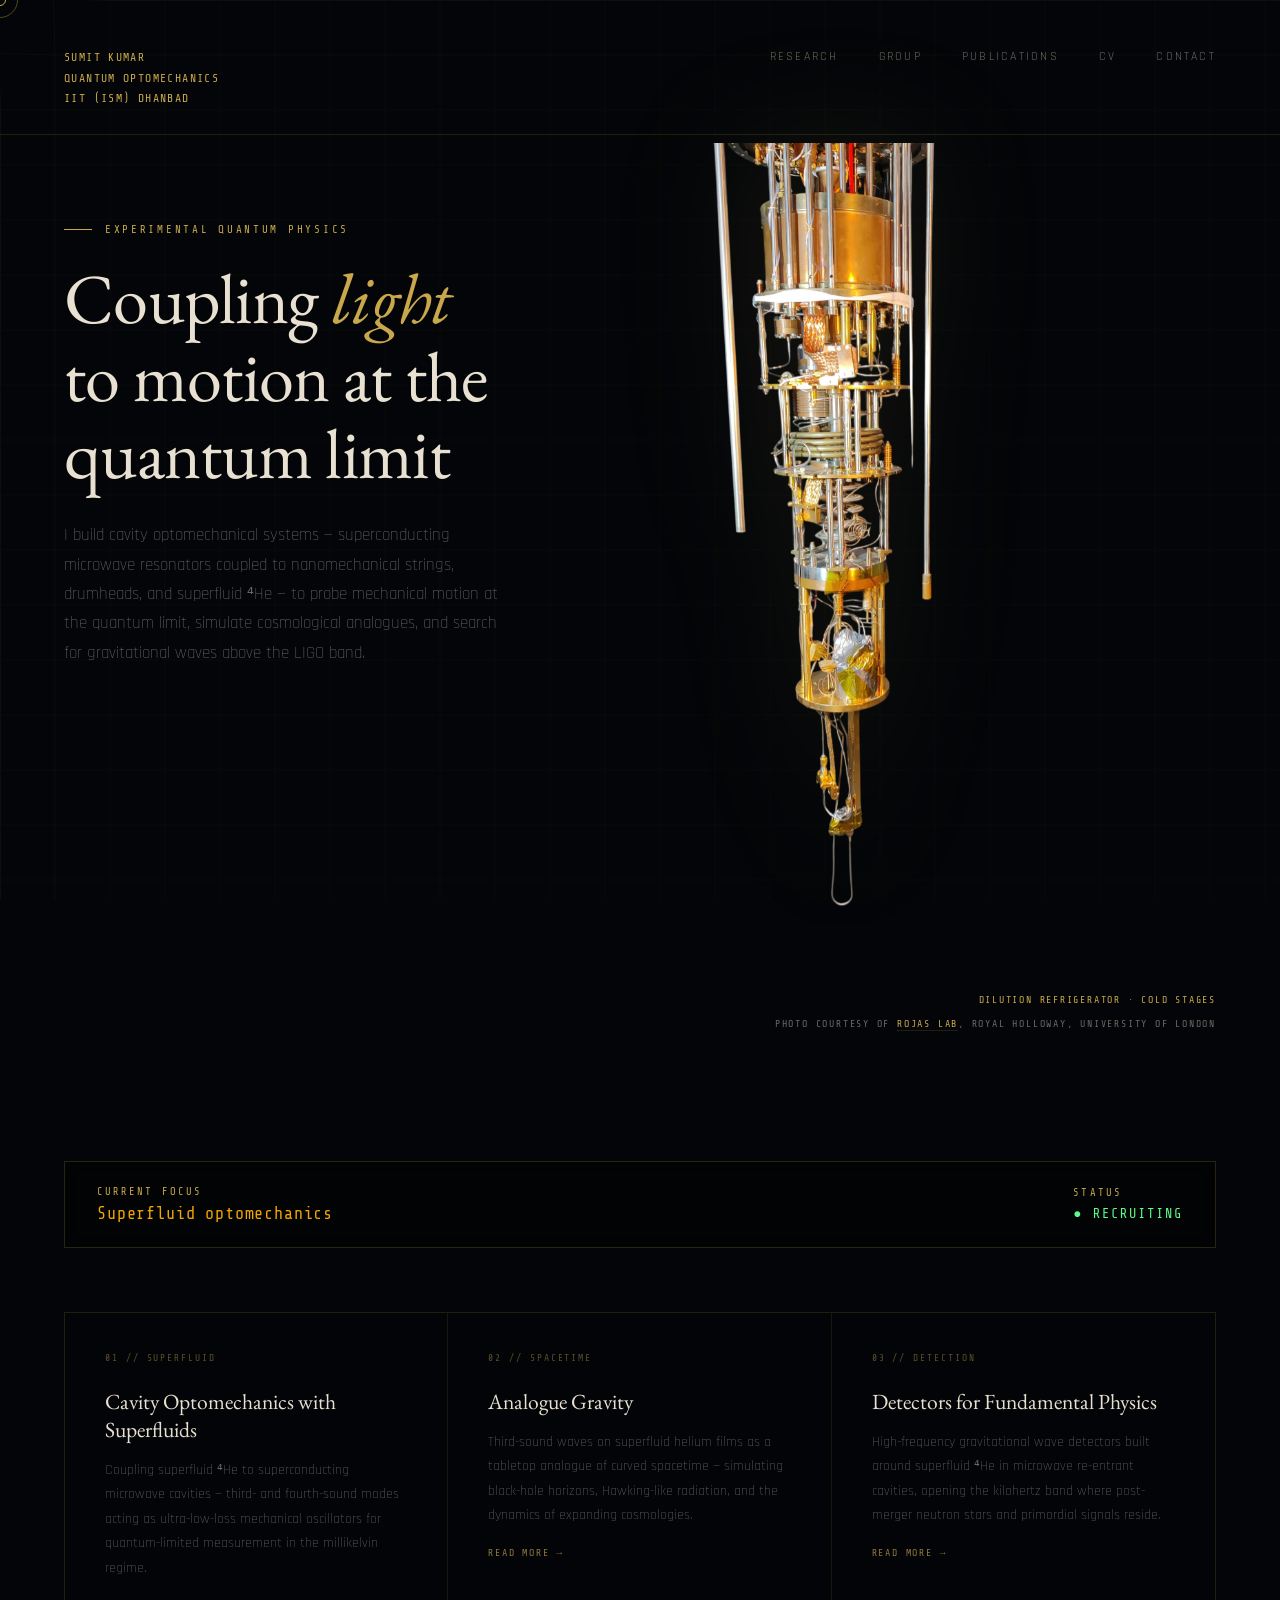
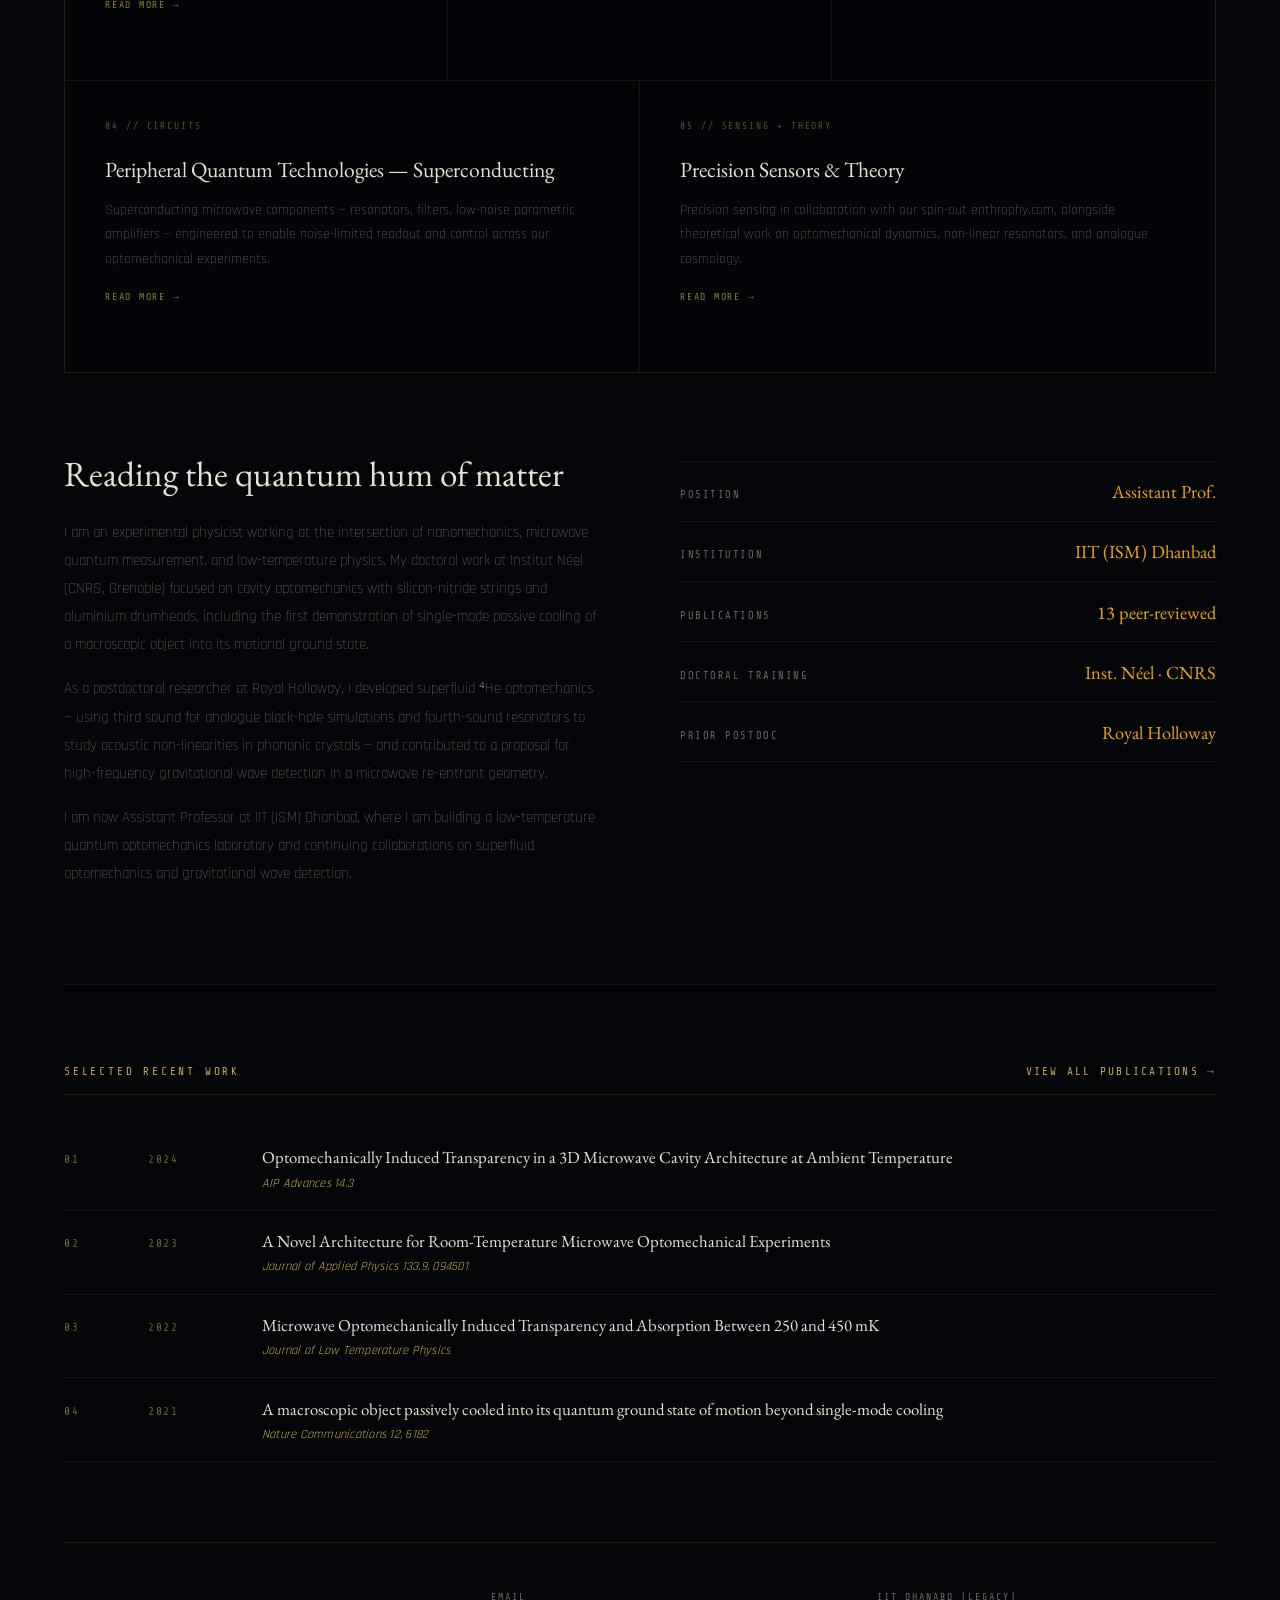
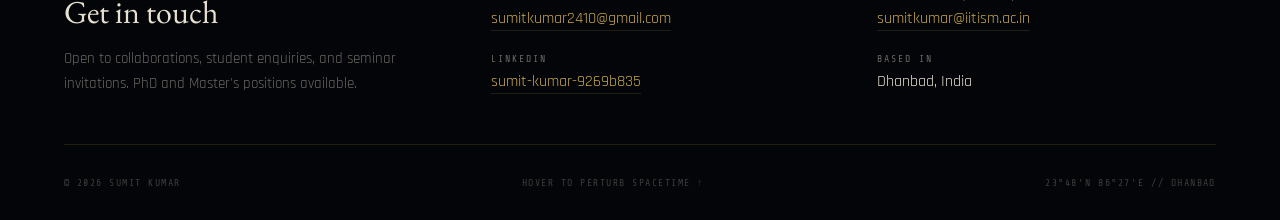
<file: index.html>
<!DOCTYPE html>
<html lang="en">
<head>
  <meta charset="UTF-8" />
  <meta name="viewport" content="width=device-width, initial-scale=1.0"/>
  <title>Sumit Kumar — Quantum Optomechanics</title>
  <meta name="description" content="Sumit Kumar — Assistant Professor at IIT (ISM) Dhanbad. Cavity optomechanics, superfluid ⁴He, MEMS/NEMS, high-frequency gravitational wave detection."/>
  <link href="https://fonts.googleapis.com/css2?family=Rajdhani:wght@300;400;600;700&family=Share+Tech+Mono&family=EB+Garamond:ital,wght@0,400;0,500;1,400&display=swap" rel="stylesheet"/>
  <link rel="stylesheet" href="styles.css"/>
</head>
<body class="interactive">

<div id="cursor"></div>
<div id="cursor-ring"></div>

<canvas id="spacetime"></canvas>
<div class="ripple-container" id="ripples"></div>

<div class="page">
  <header>
    <div class="logo">
      <a href="index.html">
        SUMIT KUMAR<br>
        QUANTUM OPTOMECHANICS<br>
        IIT (ISM) DHANBAD
      </a>
    </div>
    <nav>
      <a href="#research">Research</a>
      <a href="group.html">Group</a>
      <a href="publications.html">Publications</a>
      <a href="cv.html">CV</a>
      <a href="#contact">Contact</a>
    </nav>
  </header>

  <section class="hero">
    <div class="hero-text">
      <div class="hero-label">Experimental Quantum Physics</div>
      <h1>Coupling <em>light</em> to motion at the quantum limit</h1>
      <p class="hero-sub">
        I build cavity optomechanical systems — superconducting microwave resonators coupled to nanomechanical strings, drumheads, and superfluid ⁴He — to probe mechanical motion at the quantum limit, simulate cosmological analogues, and search for gravitational waves above the LIGO band.
      </p>
    </div>
    <figure class="hero-image">
      <img src="cryostat.png" alt="Dilution refrigerator cold stages — Rojas Lab, Royal Holloway, University of London" loading="eager"/>
      <figcaption>
        <span class="caption-line">Dilution refrigerator · cold stages</span>
        <span class="caption-credit">Photo courtesy of <span class="lab">Rojas Lab</span>, Royal Holloway, University of London</span>
      </figcaption>
    </figure>
  </section>

  <div class="status-bar">
    <div>
      <div class="status-label">Current Focus</div>
      <div class="status-display" id="focus-rotator" style="transition: opacity 0.2s">Superfluid optomechanics</div>
    </div>
    <div>
      <div class="status-label">Status</div>
      <div class="status-display active">● RECRUITING</div>
    </div>
  </div>

  <div class="cards" id="research">
    <a class="card" href="research-superfluid-optomechanics.html">
      <div class="card-num">01 // SUPERFLUID</div>
      <h3>Cavity Optomechanics with Superfluids</h3>
      <p>Coupling superfluid ⁴He to superconducting microwave cavities — third- and fourth-sound modes acting as ultra-low-loss mechanical oscillators for quantum-limited measurement in the millikelvin regime.</p>
      <span class="read-more">Read more →</span>
      <div class="card-accent"></div>
    </a>
    <a class="card" href="research-analogue-gravity.html">
      <div class="card-num">02 // SPACETIME</div>
      <h3>Analogue Gravity</h3>
      <p>Third-sound waves on superfluid helium films as a tabletop analogue of curved spacetime — simulating black-hole horizons, Hawking-like radiation, and the dynamics of expanding cosmologies.</p>
      <span class="read-more">Read more →</span>
      <div class="card-accent"></div>
    </a>
    <a class="card" href="research-detectors.html">
      <div class="card-num">03 // DETECTION</div>
      <h3>Detectors for Fundamental Physics</h3>
      <p>High-frequency gravitational wave detectors built around superfluid ⁴He in microwave re-entrant cavities, opening the kilohertz band where post-merger neutron stars and primordial signals reside.</p>
      <span class="read-more">Read more →</span>
      <div class="card-accent"></div>
    </a>
    <a class="card" href="research-superconducting.html">
      <div class="card-num">04 // CIRCUITS</div>
      <h3>Peripheral Quantum Technologies — Superconducting</h3>
      <p>Superconducting microwave components — resonators, filters, low-noise parametric amplifiers — engineered to enable noise-limited readout and control across our optomechanical experiments.</p>
      <span class="read-more">Read more →</span>
      <div class="card-accent"></div>
    </a>
    <a class="card" href="research-precision-theory.html">
      <div class="card-num">05 // SENSING + THEORY</div>
      <h3>Precision Sensors &amp; Theory</h3>
      <p>Precision sensing in collaboration with our spin-out enthrophy.com, alongside theoretical work on optomechanical dynamics, non-linear resonators, and analogue cosmology.</p>
      <span class="read-more">Read more →</span>
      <div class="card-accent"></div>
    </a>
  </div>

  <section class="about">
    <div class="about-left">
      <h2>Reading the quantum hum of matter</h2>
      <p>I am an experimental physicist working at the intersection of nanomechanics, microwave quantum measurement, and low-temperature physics. My doctoral work at Institut Néel (CNRS, Grenoble) focused on cavity optomechanics with silicon-nitride strings and aluminium drumheads, including the first demonstration of single-mode passive cooling of a macroscopic object into its motional ground state.</p>
      <p>As a postdoctoral researcher at Royal Holloway, I developed superfluid ⁴He optomechanics — using third sound for analogue black-hole simulations and fourth-sound resonators to study acoustic non-linearities in phononic crystals — and contributed to a proposal for high-frequency gravitational wave detection in a microwave re-entrant geometry.</p>
      <p>I am now Assistant Professor at IIT (ISM) Dhanbad, where I am building a low-temperature quantum optomechanics laboratory and continuing collaborations on superfluid optomechanics and gravitational wave detection.</p>
    </div>
    <div class="about-right">
      <div class="stat-row">
        <span class="stat-key">Position</span>
        <span class="stat-val">Assistant Prof.</span>
      </div>
      <div class="stat-row">
        <span class="stat-key">Institution</span>
        <span class="stat-val">IIT (ISM) Dhanbad</span>
      </div>
      <div class="stat-row">
        <span class="stat-key">Publications</span>
        <span class="stat-val">13 peer-reviewed</span>
      </div>
      <div class="stat-row">
        <span class="stat-key">Doctoral training</span>
        <span class="stat-val">Inst. Néel · CNRS</span>
      </div>
      <div class="stat-row">
        <span class="stat-key">Prior postdoc</span>
        <span class="stat-val">Royal Holloway</span>
      </div>
    </div>
  </section>

  <section class="recent">
    <div class="section-head">
      <span class="label">Selected recent work</span>
      <a class="more" href="publications.html">View all publications →</a>
    </div>
    <ul class="recent-list">
      <li>
        <span class="recent-num">01</span>
        <span class="recent-year">2024</span>
        <span>
          <span class="recent-title">Optomechanically Induced Transparency in a 3D Microwave Cavity Architecture at Ambient Temperature</span>
          <span class="recent-venue">AIP Advances 14.3</span>
        </span>
      </li>
      <li>
        <span class="recent-num">02</span>
        <span class="recent-year">2023</span>
        <span>
          <span class="recent-title">A Novel Architecture for Room-Temperature Microwave Optomechanical Experiments</span>
          <span class="recent-venue">Journal of Applied Physics 133.9, 094501</span>
        </span>
      </li>
      <li>
        <span class="recent-num">03</span>
        <span class="recent-year">2022</span>
        <span>
          <span class="recent-title">Microwave Optomechanically Induced Transparency and Absorption Between 250 and 450 mK</span>
          <span class="recent-venue">Journal of Low Temperature Physics</span>
        </span>
      </li>
      <li>
        <span class="recent-num">04</span>
        <span class="recent-year">2021</span>
        <span>
          <span class="recent-title">A macroscopic object passively cooled into its quantum ground state of motion beyond single-mode cooling</span>
          <span class="recent-venue">Nature Communications 12, 6182</span>
        </span>
      </li>
    </ul>
  </section>

  <section class="contact" id="contact">
    <div>
      <h2>Get in touch</h2>
      <p style="color: var(--dim); margin-top: 0.8rem; font-size: 0.92rem; line-height: 1.7;">
        Open to collaborations, student enquiries, and seminar invitations. PhD and Master's positions available.
      </p>
    </div>
    <div class="contact-list">
      <div class="contact-item">
        <span class="k">Email</span>
        <a href="mailto:sumitkumar2410@gmail.com">sumitkumar2410@gmail.com</a>
      </div>
      <div class="contact-item">
        <span class="k">IIT Dhanabd (legacy)</span>
        <a href="mailto:sumitkumar@iitism.ac.in">sumitkumar@iitism.ac.in</a>
      </div>
      <div class="contact-item">
        <span class="k">LinkedIn</span>
        <a href="https://linkedin.com/in/sumit-kumar-9269b835" target="_blank" rel="noopener">sumit-kumar-9269b835</a>
      </div>
      <div class="contact-item">
        <span class="k">Based in</span>
        <span>Dhanbad, India</span>
      </div>
    </div>
  </section>

  <footer>
    <span>© 2026 SUMIT KUMAR</span>
    <span>HOVER TO PERTURB SPACETIME ↑</span>
    <span>23°48′N 86°27′E // DHANBAD</span>
  </footer>
</div>

<script src="script.js"></script>
</body>
</html>
</file>
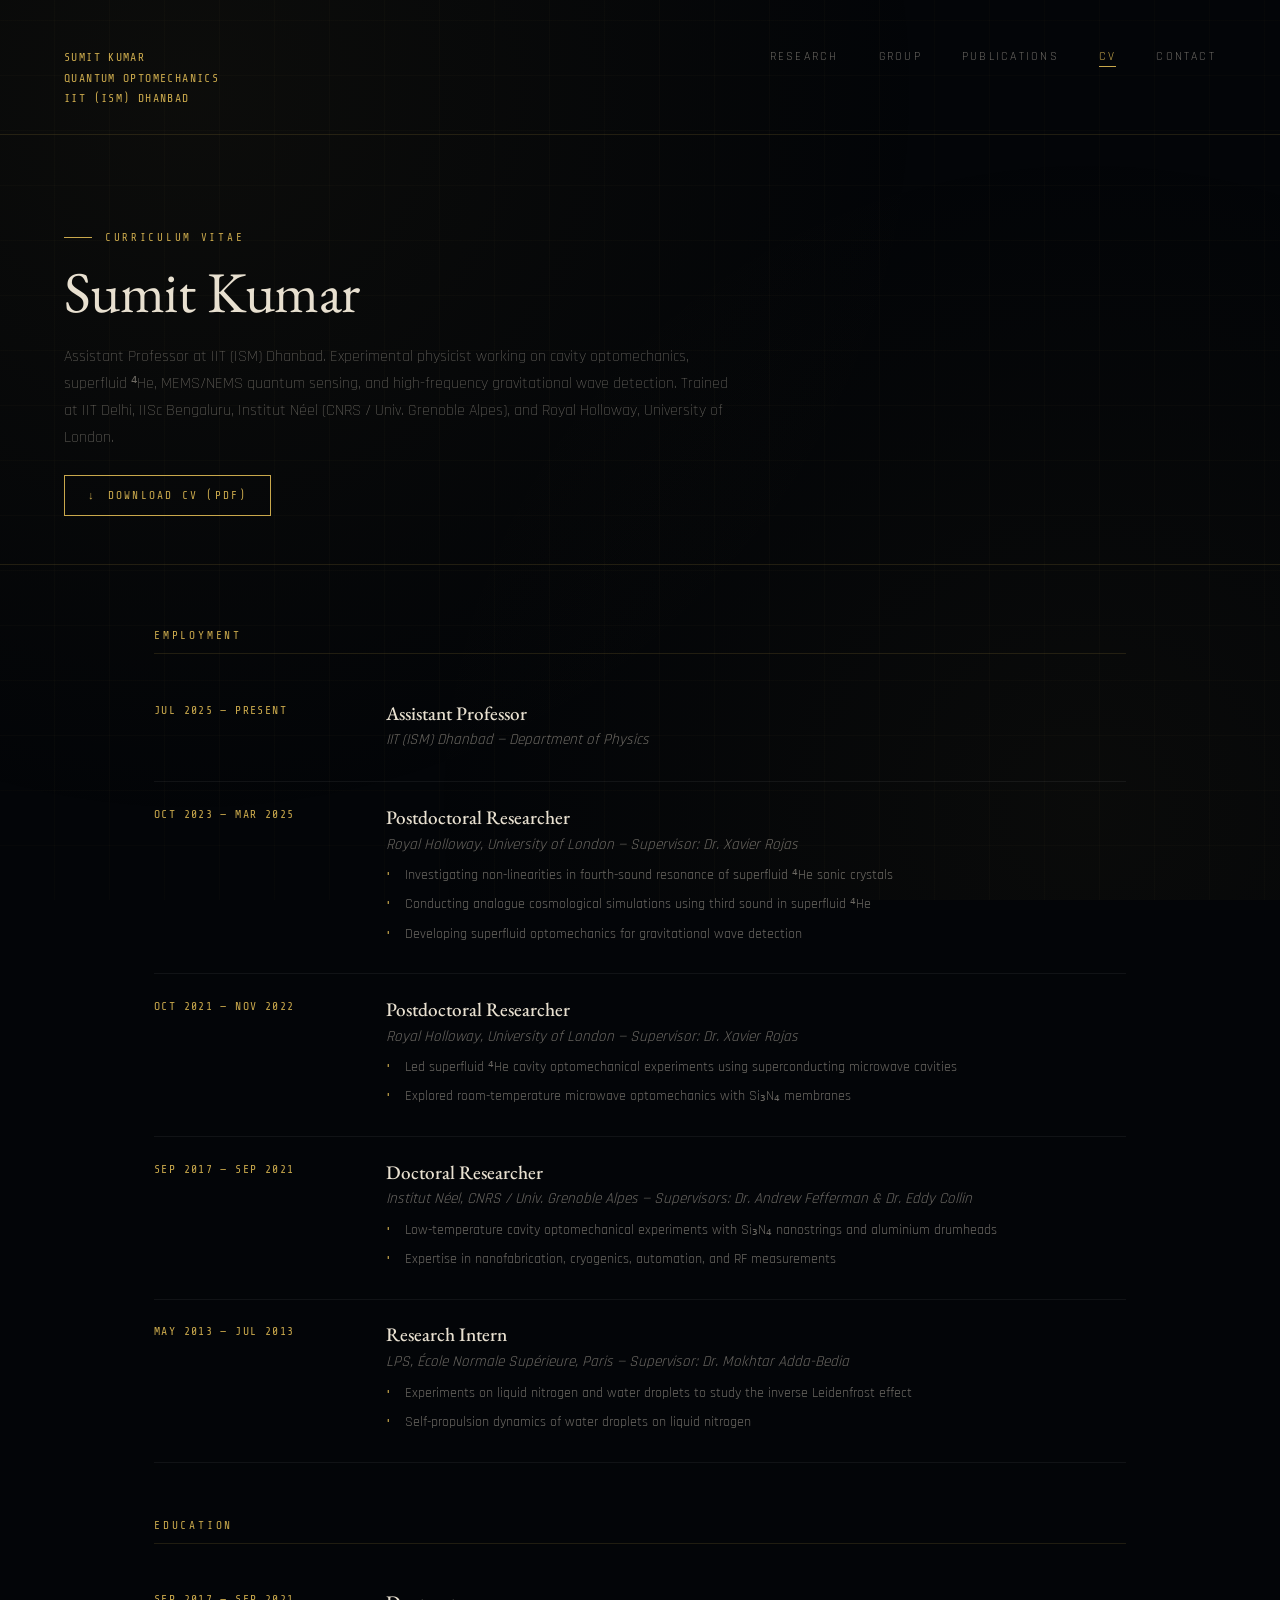
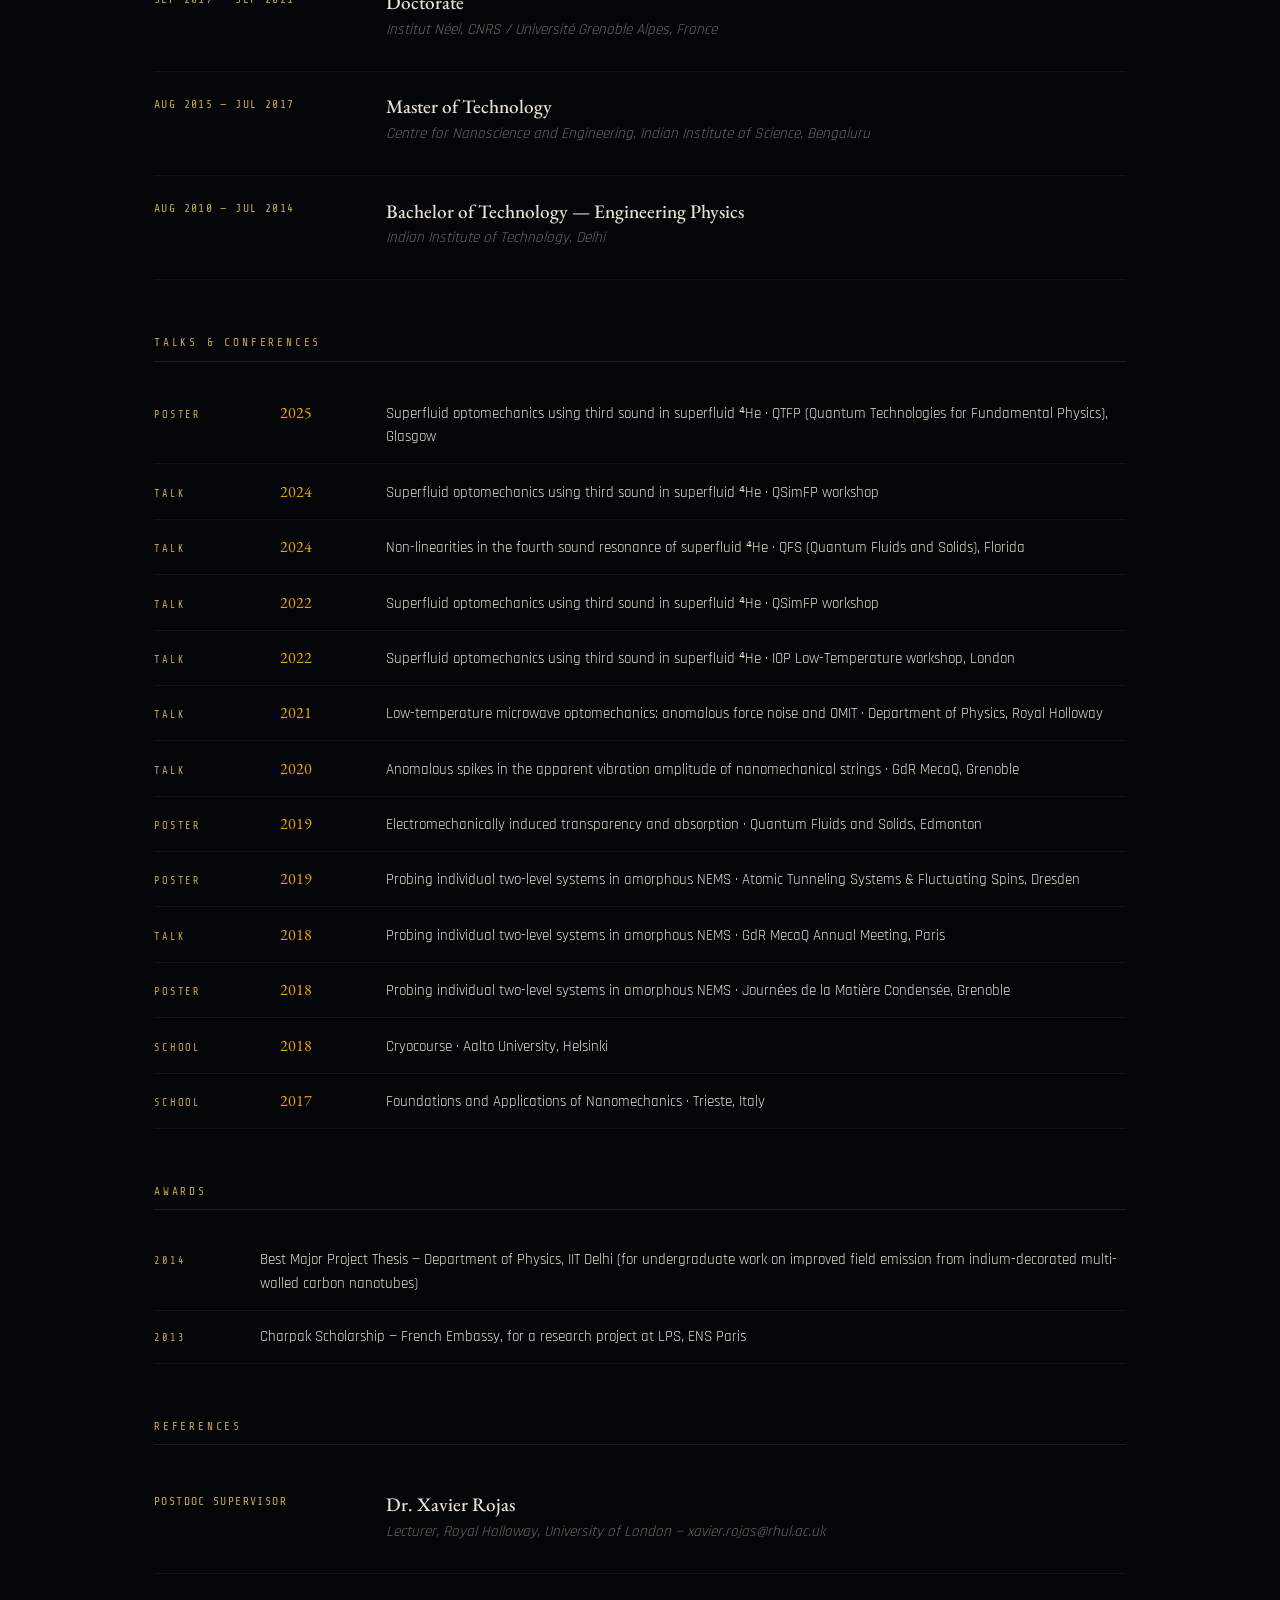
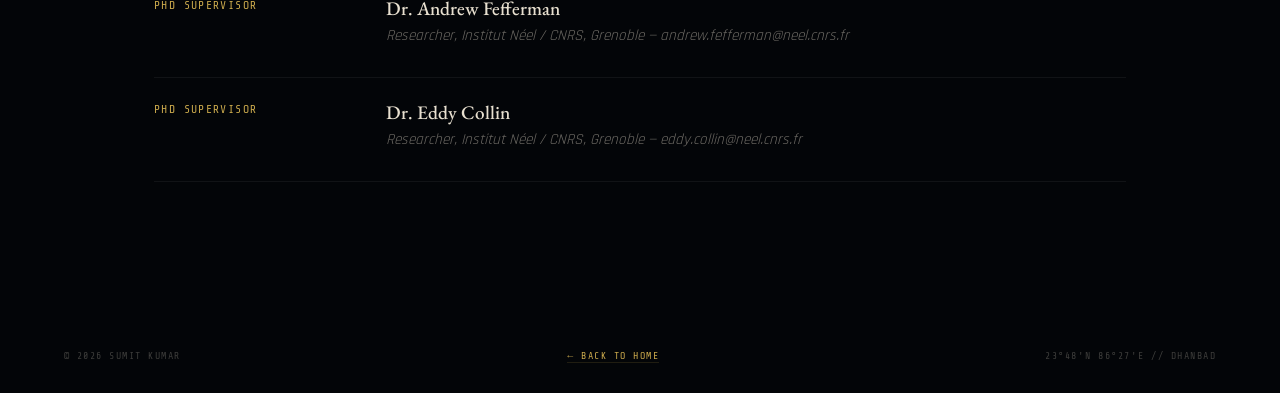
<file: cv.html>
<!DOCTYPE html>
<html lang="en">
<head>
  <meta charset="UTF-8" />
  <meta name="viewport" content="width=device-width, initial-scale=1.0"/>
  <title>CV — Sumit Kumar</title>
  <meta name="description" content="Curriculum vitae of Sumit Kumar — Assistant Professor, IIT (ISM) Dhanbad. Education, employment, talks, awards."/>
  <link href="https://fonts.googleapis.com/css2?family=Rajdhani:wght@300;400;600;700&family=Share+Tech+Mono&family=EB+Garamond:ital,wght@0,400;0,500;1,400&display=swap" rel="stylesheet"/>
  <link rel="stylesheet" href="styles.css"/>
</head>
<body class="reading">

<div class="page">
  <header>
    <div class="logo">
      <a href="index.html">
        SUMIT KUMAR<br>
        QUANTUM OPTOMECHANICS<br>
        IIT (ISM) DHANBAD
      </a>
    </div>
    <nav>
      <a href="index.html#research">Research</a>
      <a href="group.html">Group</a>
      <a href="publications.html">Publications</a>
      <a href="cv.html" class="current">CV</a>
      <a href="index.html#contact">Contact</a>
    </nav>
  </header>

  <section class="reading-hero">
    <div class="hero-label">Curriculum Vitae</div>
    <h1>Sumit Kumar</h1>
    <p>Assistant Professor at IIT (ISM) Dhanbad. Experimental physicist working on cavity optomechanics, superfluid ⁴He, MEMS/NEMS quantum sensing, and high-frequency gravitational wave detection. Trained at IIT Delhi, IISc Bengaluru, Institut Néel (CNRS / Univ. Grenoble Alpes), and Royal Holloway, University of London.</p>
    <a class="cv-download" href="CV.pdf" target="_blank" rel="noopener">Download CV (PDF)</a>
  </section>

  <main class="reading-content">

    <!-- EMPLOYMENT -->
    <section class="cv-section">
      <div class="cv-section-head">Employment</div>

      <div class="cv-entry">
        <div class="cv-entry-meta">Jul 2025 — Present</div>
        <div class="cv-entry-body">
          <h4>Assistant Professor</h4>
          <div class="org">IIT (ISM) Dhanbad — Department of Physics</div>
        </div>
      </div>

      <div class="cv-entry">
        <div class="cv-entry-meta">Oct 2023 — Mar 2025</div>
        <div class="cv-entry-body">
          <h4>Postdoctoral Researcher</h4>
          <div class="org">Royal Holloway, University of London — Supervisor: Dr. Xavier Rojas</div>
          <ul>
            <li>Investigating non-linearities in fourth-sound resonance of superfluid ⁴He sonic crystals</li>
            <li>Conducting analogue cosmological simulations using third sound in superfluid ⁴He</li>
            <li>Developing superfluid optomechanics for gravitational wave detection</li>
          </ul>
        </div>
      </div>

      <div class="cv-entry">
        <div class="cv-entry-meta">Oct 2021 — Nov 2022</div>
        <div class="cv-entry-body">
          <h4>Postdoctoral Researcher</h4>
          <div class="org">Royal Holloway, University of London — Supervisor: Dr. Xavier Rojas</div>
          <ul>
            <li>Led superfluid ⁴He cavity optomechanical experiments using superconducting microwave cavities</li>
            <li>Explored room-temperature microwave optomechanics with Si₃N₄ membranes</li>
          </ul>
        </div>
      </div>

      <div class="cv-entry">
        <div class="cv-entry-meta">Sep 2017 — Sep 2021</div>
        <div class="cv-entry-body">
          <h4>Doctoral Researcher</h4>
          <div class="org">Institut Néel, CNRS / Univ. Grenoble Alpes — Supervisors: Dr. Andrew Fefferman & Dr. Eddy Collin</div>
          <ul>
            <li>Low-temperature cavity optomechanical experiments with Si₃N₄ nanostrings and aluminium drumheads</li>
            <li>Expertise in nanofabrication, cryogenics, automation, and RF measurements</li>
          </ul>
        </div>
      </div>

      <div class="cv-entry">
        <div class="cv-entry-meta">May 2013 — Jul 2013</div>
        <div class="cv-entry-body">
          <h4>Research Intern</h4>
          <div class="org">LPS, École Normale Supérieure, Paris — Supervisor: Dr. Mokhtar Adda-Bedia</div>
          <ul>
            <li>Experiments on liquid nitrogen and water droplets to study the inverse Leidenfrost effect</li>
            <li>Self-propulsion dynamics of water droplets on liquid nitrogen</li>
          </ul>
        </div>
      </div>
    </section>

    <!-- EDUCATION -->
    <section class="cv-section">
      <div class="cv-section-head">Education</div>

      <div class="cv-entry">
        <div class="cv-entry-meta">Sep 2017 — Sep 2021</div>
        <div class="cv-entry-body">
          <h4>Doctorate</h4>
          <div class="org">Institut Néel, CNRS / Université Grenoble Alpes, France</div>
        </div>
      </div>

      <div class="cv-entry">
        <div class="cv-entry-meta">Aug 2015 — Jul 2017</div>
        <div class="cv-entry-body">
          <h4>Master of Technology</h4>
          <div class="org">Centre for Nanoscience and Engineering, Indian Institute of Science, Bengaluru</div>
        </div>
      </div>

      <div class="cv-entry">
        <div class="cv-entry-meta">Aug 2010 — Jul 2014</div>
        <div class="cv-entry-body">
          <h4>Bachelor of Technology — Engineering Physics</h4>
          <div class="org">Indian Institute of Technology, Delhi</div>
        </div>
      </div>
    </section>

 

    <!-- TALKS -->
    <section class="cv-section">
      <div class="cv-section-head">Talks &amp; Conferences</div>
      <ul class="cv-talks">
        <li>
          <span class="type">Poster</span>
          <span class="year">2025</span>
          <span class="body">Superfluid optomechanics using third sound in superfluid ⁴He · QTFP (Quantum Technologies for Fundamental Physics), Glasgow</span>
        </li>
        <li>
          <span class="type">Talk</span>
          <span class="year">2024</span>
          <span class="body">Superfluid optomechanics using third sound in superfluid ⁴He · QSimFP workshop</span>
        </li>
        <li>
          <span class="type">Talk</span>
          <span class="year">2024</span>
          <span class="body">Non-linearities in the fourth sound resonance of superfluid ⁴He · QFS (Quantum Fluids and Solids), Florida</span>
        </li>
        <li>
          <span class="type">Talk</span>
          <span class="year">2022</span>
          <span class="body">Superfluid optomechanics using third sound in superfluid ⁴He · QSimFP workshop</span>
        </li>
        <li>
          <span class="type">Talk</span>
          <span class="year">2022</span>
          <span class="body">Superfluid optomechanics using third sound in superfluid ⁴He · IOP Low-Temperature workshop, London</span>
        </li>
        <li>
          <span class="type">Talk</span>
          <span class="year">2021</span>
          <span class="body">Low-temperature microwave optomechanics: anomalous force noise and OMIT · Department of Physics, Royal Holloway</span>
        </li>
        <li>
          <span class="type">Talk</span>
          <span class="year">2020</span>
          <span class="body">Anomalous spikes in the apparent vibration amplitude of nanomechanical strings · GdR MecaQ, Grenoble</span>
        </li>
        <li>
          <span class="type">Poster</span>
          <span class="year">2019</span>
          <span class="body">Electromechanically induced transparency and absorption · Quantum Fluids and Solids, Edmonton</span>
        </li>
        <li>
          <span class="type">Poster</span>
          <span class="year">2019</span>
          <span class="body">Probing individual two-level systems in amorphous NEMS · Atomic Tunneling Systems &amp; Fluctuating Spins, Dresden</span>
        </li>
        <li>
          <span class="type">Talk</span>
          <span class="year">2018</span>
          <span class="body">Probing individual two-level systems in amorphous NEMS · GdR MecaQ Annual Meeting, Paris</span>
        </li>
        <li>
          <span class="type">Poster</span>
          <span class="year">2018</span>
          <span class="body">Probing individual two-level systems in amorphous NEMS · Journées de la Matière Condensée, Grenoble</span>
        </li>
        <li>
          <span class="type">School</span>
          <span class="year">2018</span>
          <span class="body">Cryocourse · Aalto University, Helsinki</span>
        </li>
        <li>
          <span class="type">School</span>
          <span class="year">2017</span>
          <span class="body">Foundations and Applications of Nanomechanics · Trieste, Italy</span>
        </li>
      </ul>
    </section>

    <!-- AWARDS -->
    <section class="cv-section">
      <div class="cv-section-head">Awards</div>
      <ul class="cv-awards">
        <li>
          <span class="year">2014</span>
          <span class="body">Best Major Project Thesis — Department of Physics, IIT Delhi (for undergraduate work on improved field emission from indium-decorated multi-walled carbon nanotubes)</span>
        </li>
        <li>
          <span class="year">2013</span>
          <span class="body">Charpak Scholarship — French Embassy, for a research project at LPS, ENS Paris</span>
        </li>
      </ul>
    </section>

    <!-- REFERENCES -->
    <section class="cv-section">
      <div class="cv-section-head">References</div>

      <div class="cv-entry">
        <div class="cv-entry-meta">Postdoc Supervisor</div>
        <div class="cv-entry-body">
          <h4>Dr. Xavier Rojas</h4>
          <div class="org">Lecturer, Royal Holloway, University of London — xavier.rojas@rhul.ac.uk</div>
        </div>
      </div>

      <div class="cv-entry">
        <div class="cv-entry-meta">PhD Supervisor</div>
        <div class="cv-entry-body">
          <h4>Dr. Andrew Fefferman</h4>
          <div class="org">Researcher, Institut Néel / CNRS, Grenoble — andrew.fefferman@neel.cnrs.fr</div>
        </div>
      </div>

      <div class="cv-entry">
        <div class="cv-entry-meta">PhD Supervisor</div>
        <div class="cv-entry-body">
          <h4>Dr. Eddy Collin</h4>
          <div class="org">Researcher, Institut Néel / CNRS, Grenoble — eddy.collin@neel.cnrs.fr</div>
        </div>
      </div>
    </section>

  </main>

  <footer>
    <span>© 2026 SUMIT KUMAR</span>
    <span><a href="index.html" style="color: inherit; text-decoration: none;">← BACK TO HOME</a></span>
    <span>23°48′N 86°27′E // DHANBAD</span>
  </footer>
</div>

</body>
</html>
</file>
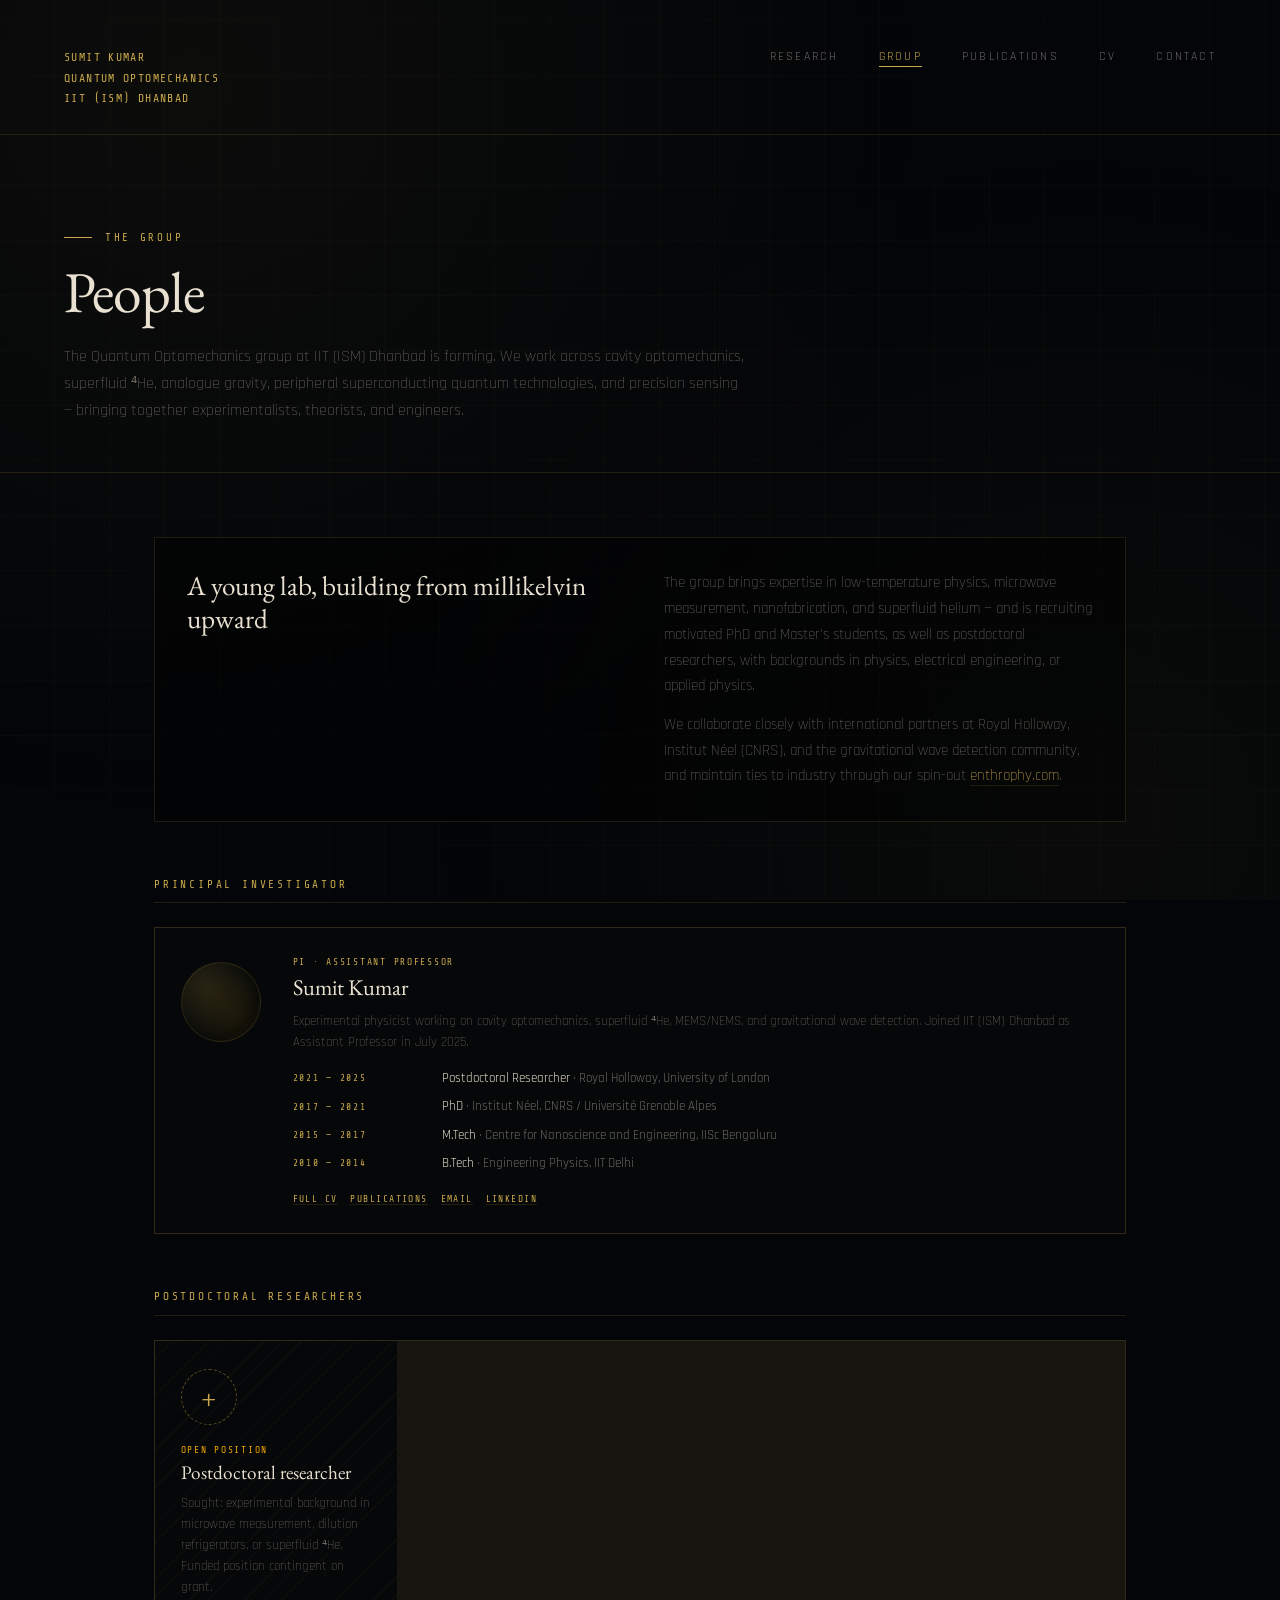
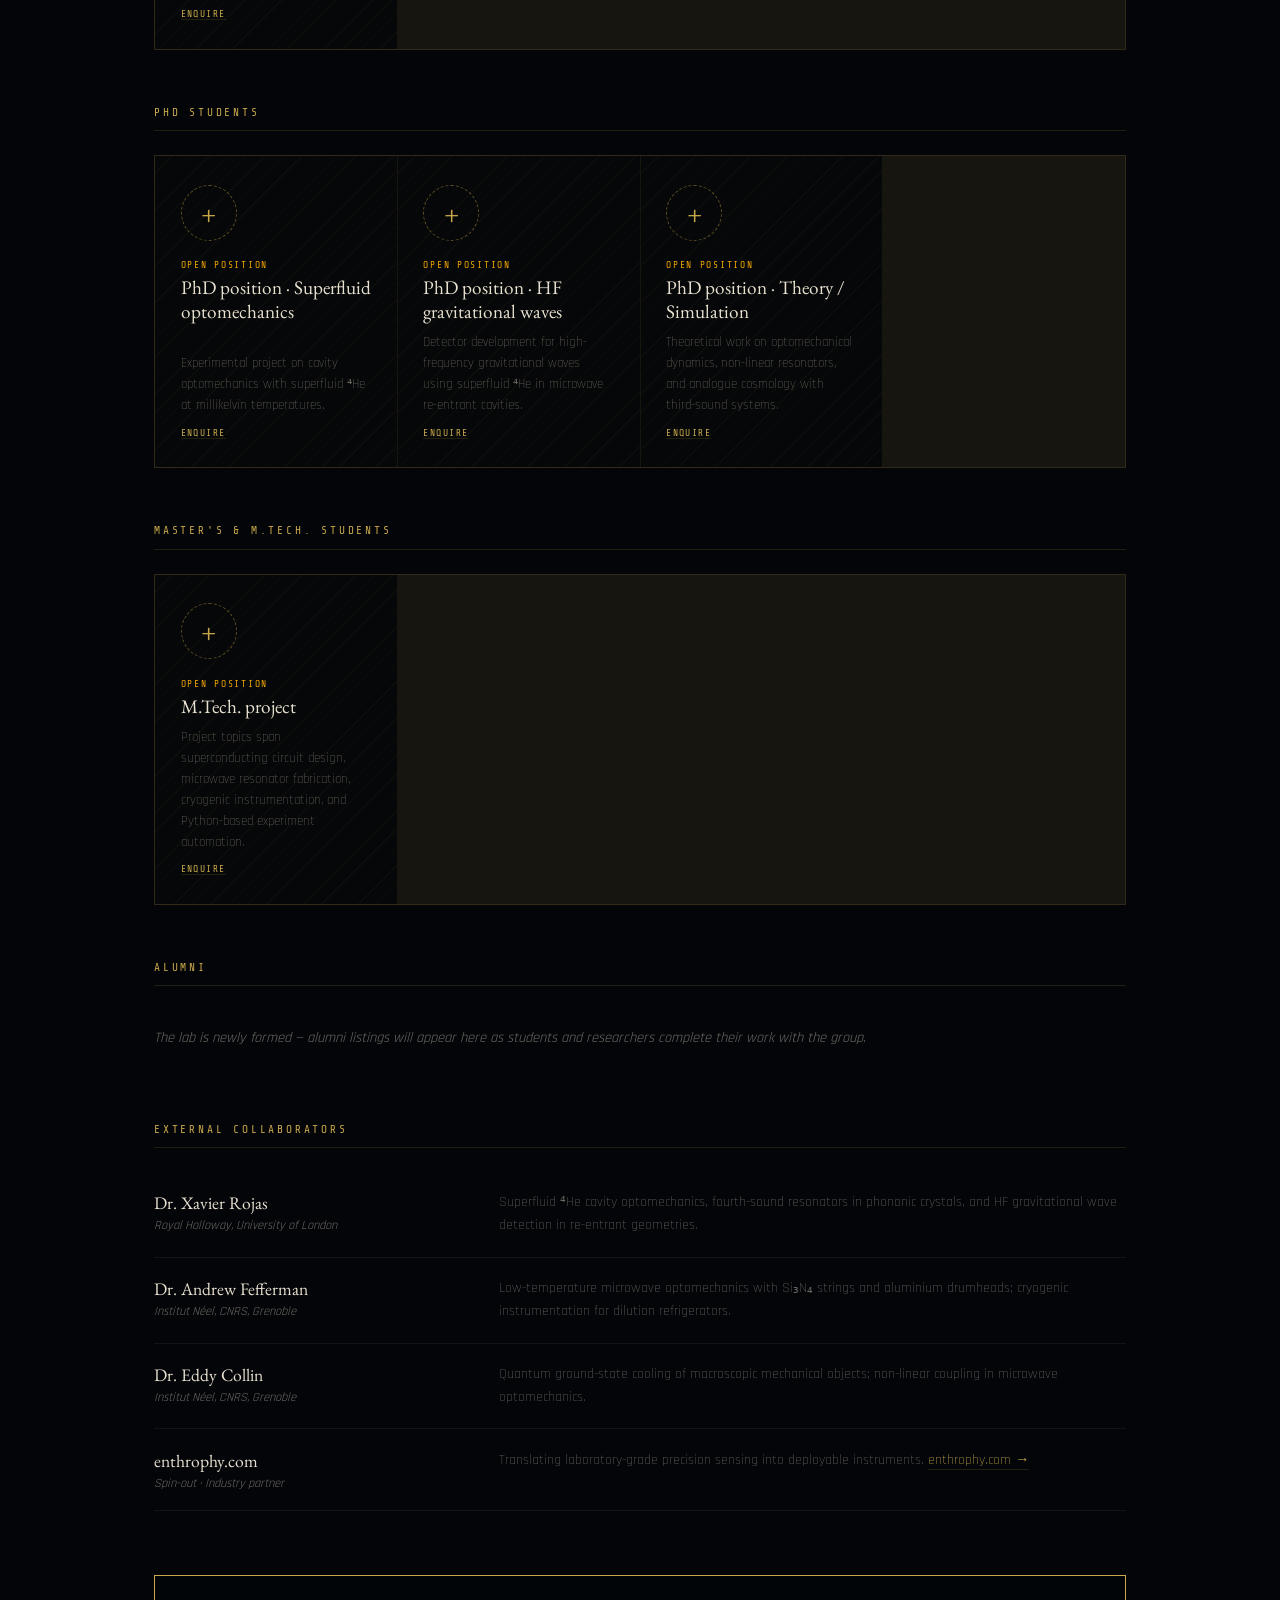
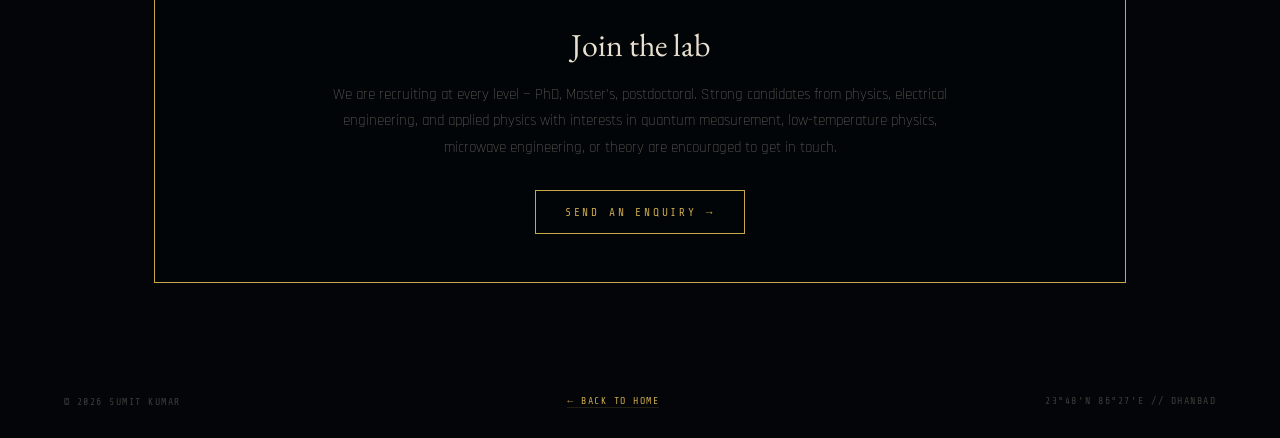
<file: group.html>
<!DOCTYPE html>
<html lang="en">
<head>
  <meta charset="UTF-8" />
  <meta name="viewport" content="width=device-width, initial-scale=1.0"/>
  <title>Group — Sumit Kumar Lab</title>
  <meta name="description" content="The Quantum Optomechanics group at IIT (ISM) Dhanbad — led by Sumit Kumar. PhD, Master's, and postdoctoral positions available."/>
  <link href="https://fonts.googleapis.com/css2?family=Rajdhani:wght@300;400;600;700&family=Share+Tech+Mono&family=EB+Garamond:ital,wght@0,400;0,500;1,400&display=swap" rel="stylesheet"/>
  <link rel="stylesheet" href="styles.css"/>
</head>
<body class="reading">

<div class="page">
  <header>
    <div class="logo">
      <a href="index.html">
        SUMIT KUMAR<br>
        QUANTUM OPTOMECHANICS<br>
        IIT (ISM) DHANBAD
      </a>
    </div>
    <nav>
      <a href="index.html#research">Research</a>
      <a href="group.html" class="current">Group</a>
      <a href="publications.html">Publications</a>
      <a href="cv.html">CV</a>
      <a href="index.html#contact">Contact</a>
    </nav>
  </header>

  <section class="reading-hero">
    <div class="hero-label">The Group</div>
    <h1>People</h1>
    <p>The Quantum Optomechanics group at IIT (ISM) Dhanbad is forming. We work across cavity optomechanics, superfluid ⁴He, analogue gravity, peripheral superconducting quantum technologies, and precision sensing — bringing together experimentalists, theorists, and engineers.</p>
  </section>

  <main class="reading-content">

    <!-- INTRO -->
    <section class="cv-section">
      <div class="group-intro">
        <div>
          <h2>A young lab, building from millikelvin upward</h2>
        </div>
        <div>
          <p>The group brings expertise in low-temperature physics, microwave measurement, nanofabrication, and superfluid helium — and is recruiting motivated PhD and Master's students, as well as postdoctoral researchers, with backgrounds in physics, electrical engineering, or applied physics.</p>
          <p style="margin-top: 0.8rem;">We collaborate closely with international partners at Royal Holloway, Institut Néel (CNRS), and the gravitational wave detection community, and maintain ties to industry through our spin-out <a href="https://enthrophy.com" target="_blank" rel="noopener" style="color: var(--gold); text-decoration: none; border-bottom: 1px solid var(--gold-dim);">enthrophy.com</a>.</p>
        </div>
      </div>
    </section>

    <!-- PI -->
    <section class="cv-section">
      <div class="cv-section-head">Principal Investigator</div>
      <div class="members-grid" style="grid-template-columns: 1fr;">
        <div class="member" style="min-height: auto; flex-direction: row; align-items: flex-start; gap: 2rem;">
          <div class="member-avatar" style="flex-shrink: 0; width: 80px; height: 80px; margin-bottom: 0; margin-top: 0.3rem;"></div>
          <div style="flex: 1;">
            <div class="member-role">PI · Assistant Professor</div>
            <div class="member-name" style="font-size: 1.4rem;">Sumit Kumar</div>
            <div class="member-blurb" style="margin-top: 0.6rem;">
              Experimental physicist working on cavity optomechanics, superfluid ⁴He, MEMS/NEMS, and gravitational wave detection. Joined IIT (ISM) Dhanbad as Assistant Professor in July 2025.
            </div>
            <div style="margin-top: 1rem; display: grid; grid-template-columns: 130px 1fr; gap: 0.5rem 1.2rem; font-size: 0.82rem; color: var(--dim); line-height: 1.55;">
              <div style="font-family: 'Share Tech Mono', monospace; font-size: 0.6rem; letter-spacing: 0.18em; color: var(--gold); text-transform: uppercase; padding-top: 0.15rem;">2021 — 2025</div>
              <div><span style="color: var(--text);">Postdoctoral Researcher</span> · Royal Holloway, University of London</div>

              <div style="font-family: 'Share Tech Mono', monospace; font-size: 0.6rem; letter-spacing: 0.18em; color: var(--gold); text-transform: uppercase; padding-top: 0.15rem;">2017 — 2021</div>
              <div><span style="color: var(--text);">PhD</span> · Institut Néel, CNRS / Université Grenoble Alpes</div>

              <div style="font-family: 'Share Tech Mono', monospace; font-size: 0.6rem; letter-spacing: 0.18em; color: var(--gold); text-transform: uppercase; padding-top: 0.15rem;">2015 — 2017</div>
              <div><span style="color: var(--text);">M.Tech</span> · Centre for Nanoscience and Engineering, IISc Bengaluru</div>

              <div style="font-family: 'Share Tech Mono', monospace; font-size: 0.6rem; letter-spacing: 0.18em; color: var(--gold); text-transform: uppercase; padding-top: 0.15rem;">2010 — 2014</div>
              <div><span style="color: var(--text);">B.Tech</span> · Engineering Physics, IIT Delhi</div>
            </div>
            <div class="member-links" style="margin-top: 1.2rem;">
              <a href="cv.html">Full CV</a>
              <a href="publications.html">Publications</a>
              <a href="mailto:sumitkumar2410@gmail.com">Email</a>
              <a href="https://linkedin.com/in/sumit-kumar-9269b835" target="_blank" rel="noopener">LinkedIn</a>
            </div>
          </div>
        </div>
      </div>
    </section>

    <!-- POSTDOCS -->
    <section class="cv-section">
      <div class="cv-section-head">Postdoctoral Researchers</div>
      <div class="members-grid">
        <div class="member open">
          <div class="member-avatar"></div>
          <div class="member-role">Open Position</div>
          <div class="member-name">Postdoctoral researcher</div>
          <div class="member-blurb">Sought: experimental background in microwave measurement, dilution refrigerators, or superfluid ⁴He. Funded position contingent on grant.</div>
          <div class="member-links">
            <a href="mailto:sumitkumar2410@gmail.com?subject=Postdoc%20enquiry">Enquire</a>
          </div>
        </div>
      </div>
    </section>

    <!-- PHD STUDENTS -->
    <section class="cv-section">
      <div class="cv-section-head">PhD Students</div>
      <div class="members-grid">
        <div class="member open">
          <div class="member-avatar"></div>
          <div class="member-role">Open Position</div>
          <div class="member-name">PhD position · Superfluid optomechanics</div>
          <div class="member-blurb">Experimental project on cavity optomechanics with superfluid ⁴He at millikelvin temperatures.</div>
          <div class="member-links">
            <a href="mailto:sumitkumar2410@gmail.com?subject=PhD%20enquiry">Enquire</a>
          </div>
        </div>
        <div class="member open">
          <div class="member-avatar"></div>
          <div class="member-role">Open Position</div>
          <div class="member-name">PhD position · HF gravitational waves</div>
          <div class="member-blurb">Detector development for high-frequency gravitational waves using superfluid ⁴He in microwave re-entrant cavities.</div>
          <div class="member-links">
            <a href="mailto:sumitkumar2410@gmail.com?subject=PhD%20enquiry">Enquire</a>
          </div>
        </div>
        <div class="member open">
          <div class="member-avatar"></div>
          <div class="member-role">Open Position</div>
          <div class="member-name">PhD position · Theory / Simulation</div>
          <div class="member-blurb">Theoretical work on optomechanical dynamics, non-linear resonators, and analogue cosmology with third-sound systems.</div>
          <div class="member-links">
            <a href="mailto:sumitkumar2410@gmail.com?subject=PhD%20enquiry">Enquire</a>
          </div>
        </div>
      </div>
    </section>

    <!-- MASTERS / MTECH -->
    <section class="cv-section">
      <div class="cv-section-head">Master's &amp; M.Tech. Students</div>
      <div class="members-grid">
        <div class="member open">
          <div class="member-avatar"></div>
          <div class="member-role">Open Position</div>
          <div class="member-name">M.Tech. project</div>
          <div class="member-blurb">Project topics span superconducting circuit design, microwave resonator fabrication, cryogenic instrumentation, and Python-based experiment automation.</div>
          <div class="member-links">
            <a href="mailto:sumitkumar2410@gmail.com?subject=MTech%20enquiry">Enquire</a>
          </div>
        </div>
      </div>
    </section>

    <!-- ALUMNI -->
    <section class="cv-section">
      <div class="cv-section-head">Alumni</div>
      <p style="color: var(--dim); font-size: 0.9rem; line-height: 1.7; padding: 1rem 0; font-style: italic;">The lab is newly formed — alumni listings will appear here as students and researchers complete their work with the group.</p>
    </section>

    <!-- COLLABORATORS -->
    <section class="cv-section">
      <div class="cv-section-head">External Collaborators</div>

      <div class="collaborator">
        <div class="collaborator-name">
          Dr. Xavier Rojas
          <span class="affiliation">Royal Holloway, University of London</span>
        </div>
        <div class="collaborator-topic">Superfluid ⁴He cavity optomechanics, fourth-sound resonators in phononic crystals, and HF gravitational wave detection in re-entrant geometries.</div>
      </div>

      <div class="collaborator">
        <div class="collaborator-name">
          Dr. Andrew Fefferman
          <span class="affiliation">Institut Néel, CNRS, Grenoble</span>
        </div>
        <div class="collaborator-topic">Low-temperature microwave optomechanics with Si₃N₄ strings and aluminium drumheads; cryogenic instrumentation for dilution refrigerators.</div>
      </div>

      <div class="collaborator">
        <div class="collaborator-name">
          Dr. Eddy Collin
          <span class="affiliation">Institut Néel, CNRS, Grenoble</span>
        </div>
        <div class="collaborator-topic">Quantum ground-state cooling of macroscopic mechanical objects; non-linear coupling in microwave optomechanics.</div>
      </div>

      <div class="collaborator">
        <div class="collaborator-name">
          enthrophy.com
          <span class="affiliation">Spin-out · Industry partner</span>
        </div>
        <div class="collaborator-topic">Translating laboratory-grade precision sensing into deployable instruments. <a href="https://enthrophy.com" target="_blank" rel="noopener" style="color: var(--gold); text-decoration: none; border-bottom: 1px solid var(--gold-dim);">enthrophy.com →</a></div>
      </div>
    </section>

    <!-- JOIN -->
    <div class="join-cta">
      <h2>Join the lab</h2>
      <p>We are recruiting at every level — PhD, Master's, postdoctoral. Strong candidates from physics, electrical engineering, and applied physics with interests in quantum measurement, low-temperature physics, microwave engineering, or theory are encouraged to get in touch.</p>
      <a class="cta" href="mailto:sumitkumar2410@gmail.com?subject=Joining%20the%20group">Send an enquiry →</a>
    </div>

  </main>

  <footer>
    <span>© 2026 SUMIT KUMAR</span>
    <span><a href="index.html" style="color: inherit; text-decoration: none;">← BACK TO HOME</a></span>
    <span>23°48′N 86°27′E // DHANBAD</span>
  </footer>
</div>

</body>
</html>
</file>
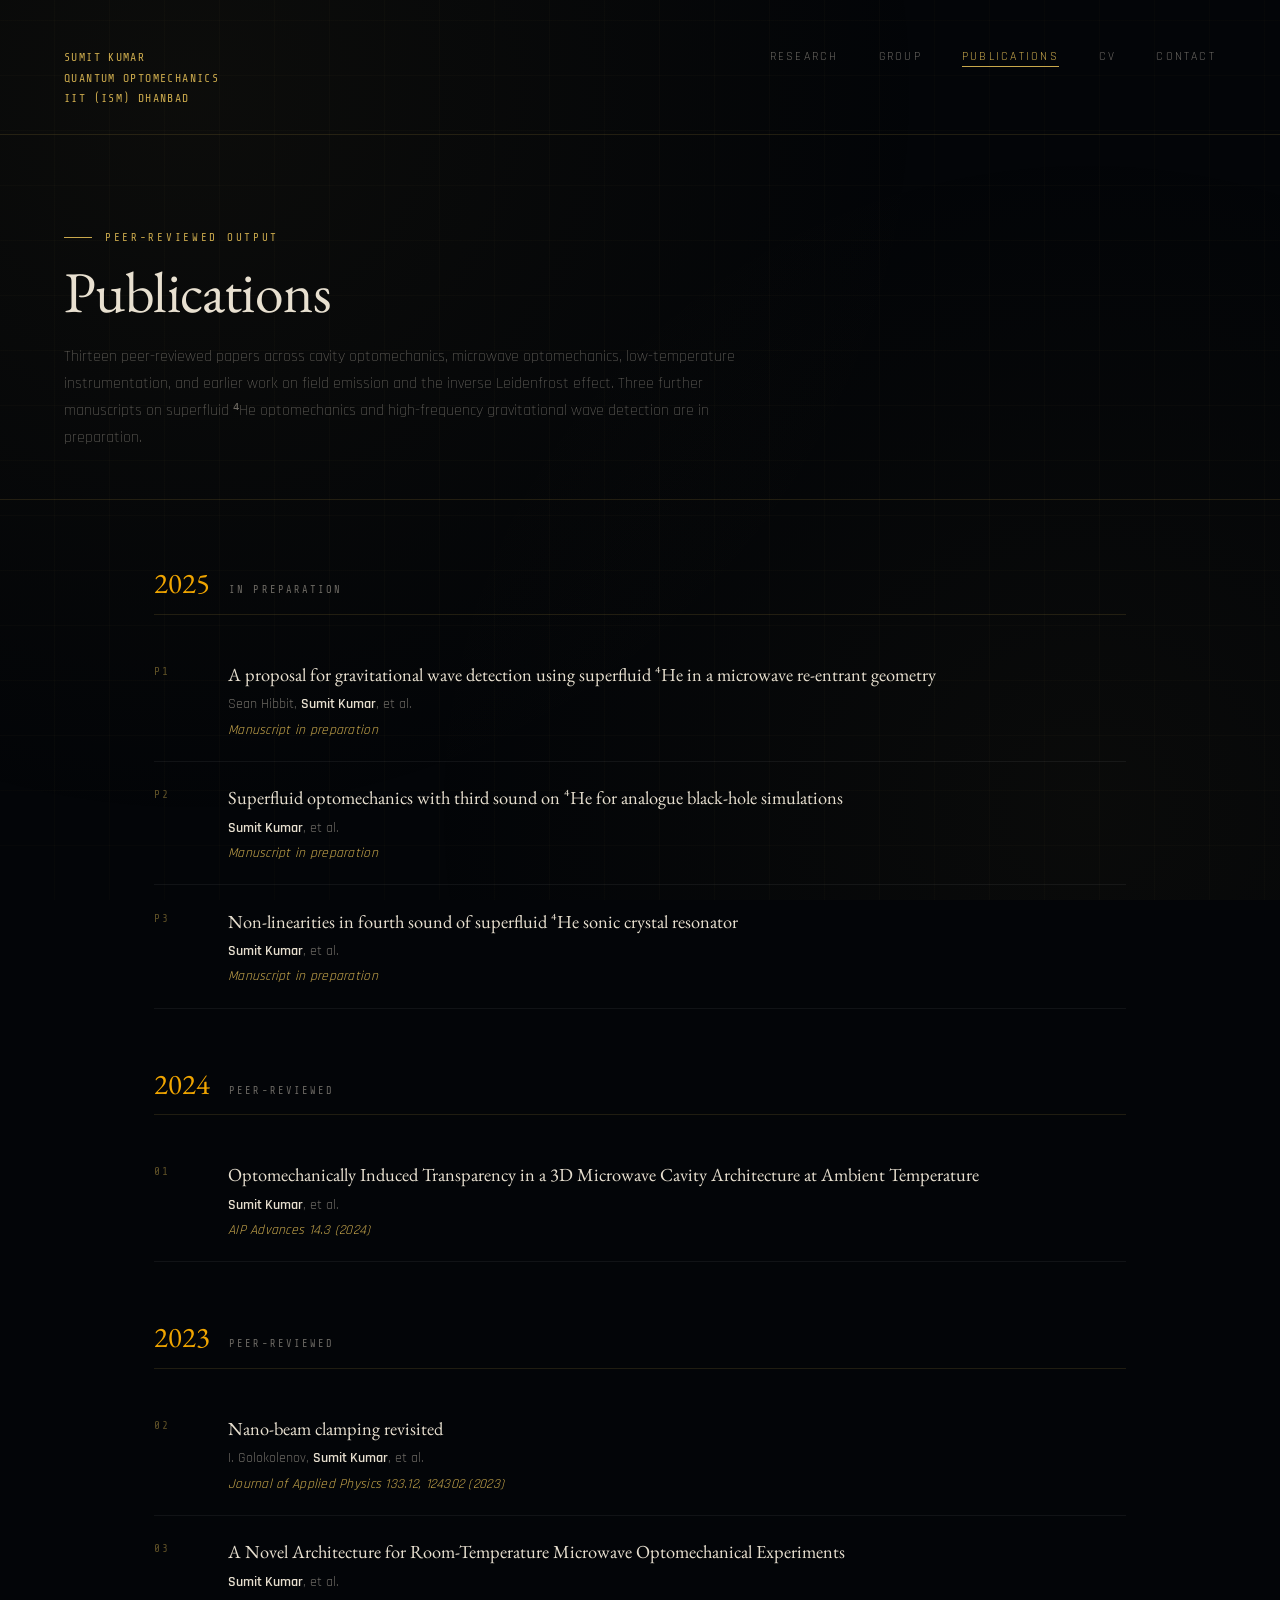
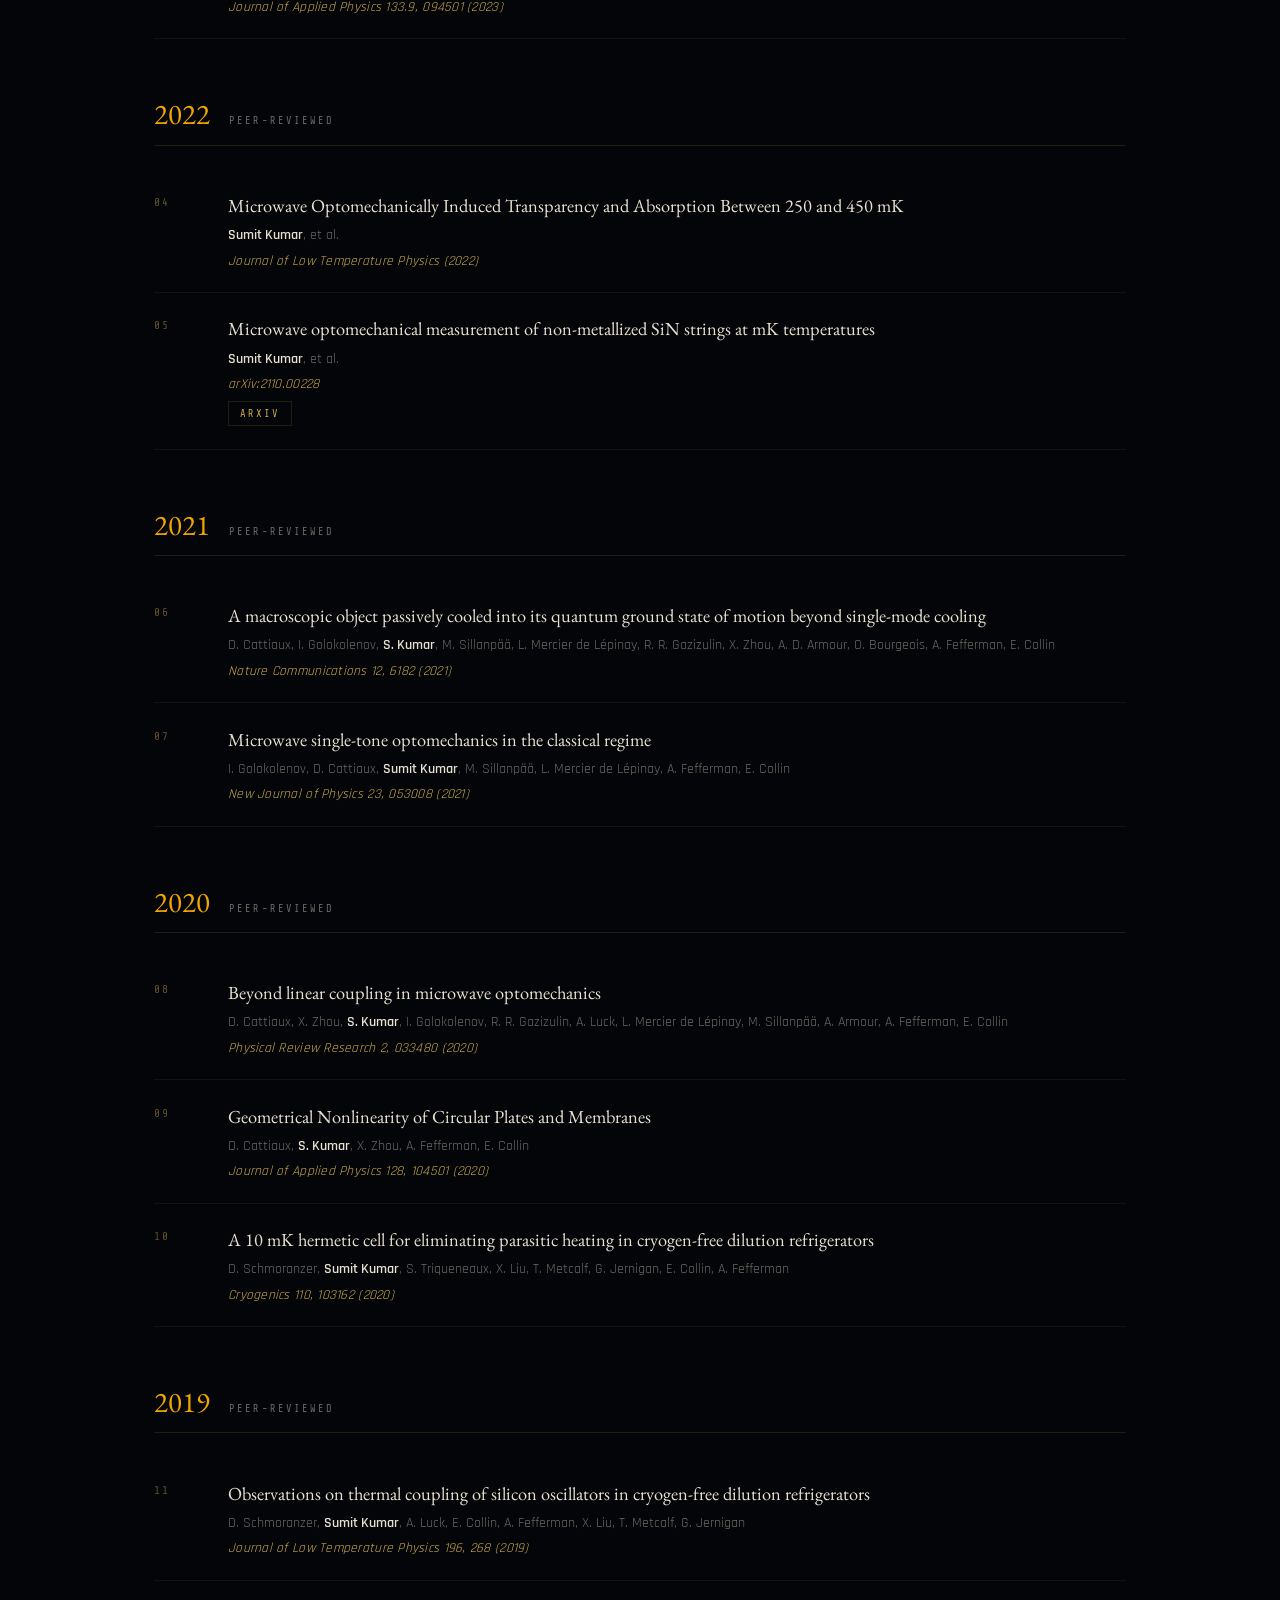
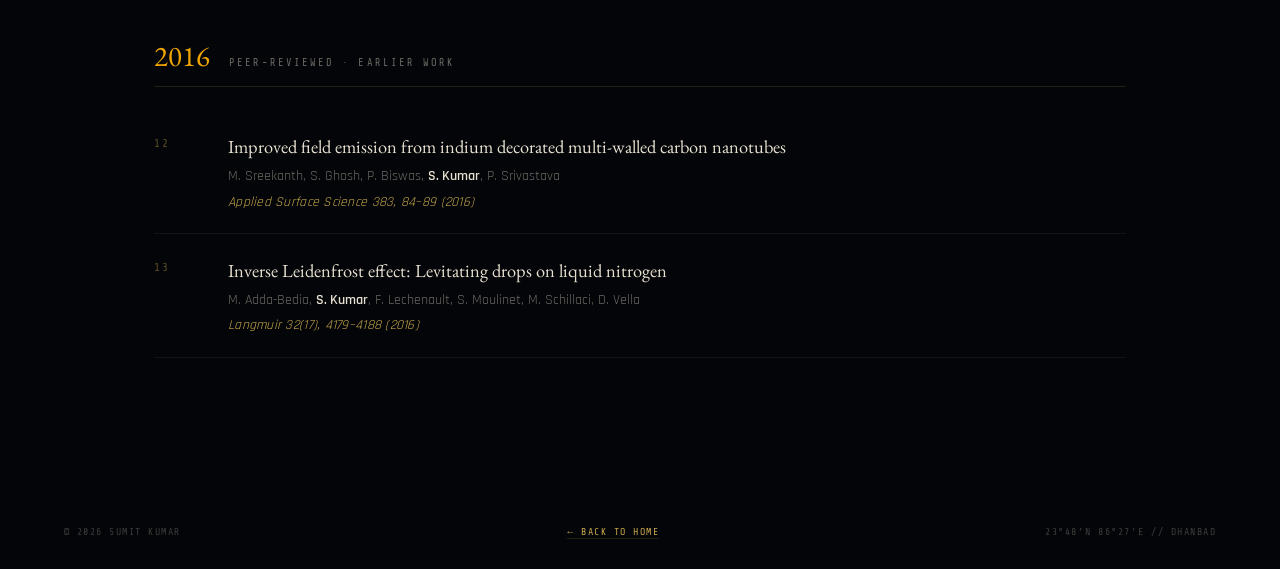
<file: publications.html>
<!DOCTYPE html>
<html lang="en">
<head>
  <meta charset="UTF-8" />
  <meta name="viewport" content="width=device-width, initial-scale=1.0"/>
  <title>Publications — Sumit Kumar</title>
  <meta name="description" content="Publications by Sumit Kumar — cavity optomechanics, superfluid ⁴He, MEMS/NEMS, low-temperature physics."/>
  <link href="https://fonts.googleapis.com/css2?family=Rajdhani:wght@300;400;600;700&family=Share+Tech+Mono&family=EB+Garamond:ital,wght@0,400;0,500;1,400&display=swap" rel="stylesheet"/>
  <link rel="stylesheet" href="styles.css"/>
</head>
<body class="reading">

<div class="page">
  <header>
    <div class="logo">
      <a href="index.html">
        SUMIT KUMAR<br>
        QUANTUM OPTOMECHANICS<br>
        IIT (ISM) DHANBAD
      </a>
    </div>
    <nav>
      <a href="index.html#research">Research</a>
      <a href="group.html">Group</a>
      <a href="publications.html" class="current">Publications</a>
      <a href="cv.html">CV</a>
      <a href="index.html#contact">Contact</a>
    </nav>
  </header>

  <section class="reading-hero">
    <div class="hero-label">Peer-Reviewed Output</div>
    <h1>Publications</h1>
    <p>Thirteen peer-reviewed papers across cavity optomechanics, microwave optomechanics, low-temperature instrumentation, and earlier work on field emission and the inverse Leidenfrost effect. Three further manuscripts on superfluid ⁴He optomechanics and high-frequency gravitational wave detection are in preparation.</p>
  </section>

  <main class="reading-content">

    <!-- IN PREPARATION -->
    <section class="pub-block">
      <div class="pub-block-header">
        <span class="year">2025</span>
        <span class="tag">In preparation</span>
      </div>

      <div class="pub">
        <span class="pub-num">P1</span>
        <div>
          <div class="pub-title">A proposal for gravitational wave detection using superfluid ⁴He in a microwave re-entrant geometry</div>
          <div class="pub-authors">Sean Hibbit, <span class="me">Sumit Kumar</span>, et al.</div>
          <div class="pub-venue">Manuscript in preparation</div>
        </div>
      </div>

      <div class="pub">
        <span class="pub-num">P2</span>
        <div>
          <div class="pub-title">Superfluid optomechanics with third sound on ⁴He for analogue black-hole simulations</div>
          <div class="pub-authors"><span class="me">Sumit Kumar</span>, et al.</div>
          <div class="pub-venue">Manuscript in preparation</div>
        </div>
      </div>

      <div class="pub">
        <span class="pub-num">P3</span>
        <div>
          <div class="pub-title">Non-linearities in fourth sound of superfluid ⁴He sonic crystal resonator</div>
          <div class="pub-authors"><span class="me">Sumit Kumar</span>, et al.</div>
          <div class="pub-venue">Manuscript in preparation</div>
        </div>
      </div>
    </section>

    <!-- 2024 -->
    <section class="pub-block">
      <div class="pub-block-header">
        <span class="year">2024</span>
        <span class="tag">Peer-reviewed</span>
      </div>

      <div class="pub">
        <span class="pub-num">01</span>
        <div>
          <div class="pub-title">Optomechanically Induced Transparency in a 3D Microwave Cavity Architecture at Ambient Temperature</div>
          <div class="pub-authors"><span class="me">Sumit Kumar</span>, et al.</div>
          <div class="pub-venue">AIP Advances 14.3 (2024)</div>
        </div>
      </div>
    </section>

    <!-- 2023 -->
    <section class="pub-block">
      <div class="pub-block-header">
        <span class="year">2023</span>
        <span class="tag">Peer-reviewed</span>
      </div>

      <div class="pub">
        <span class="pub-num">02</span>
        <div>
          <div class="pub-title">Nano-beam clamping revisited</div>
          <div class="pub-authors">I. Golokolenov, <span class="me">Sumit Kumar</span>, et al.</div>
          <div class="pub-venue">Journal of Applied Physics 133.12, 124302 (2023)</div>
        </div>
      </div>

      <div class="pub">
        <span class="pub-num">03</span>
        <div>
          <div class="pub-title">A Novel Architecture for Room-Temperature Microwave Optomechanical Experiments</div>
          <div class="pub-authors"><span class="me">Sumit Kumar</span>, et al.</div>
          <div class="pub-venue">Journal of Applied Physics 133.9, 094501 (2023)</div>
        </div>
      </div>
    </section>

    <!-- 2022 -->
    <section class="pub-block">
      <div class="pub-block-header">
        <span class="year">2022</span>
        <span class="tag">Peer-reviewed</span>
      </div>

      <div class="pub">
        <span class="pub-num">04</span>
        <div>
          <div class="pub-title">Microwave Optomechanically Induced Transparency and Absorption Between 250 and 450 mK</div>
          <div class="pub-authors"><span class="me">Sumit Kumar</span>, et al.</div>
          <div class="pub-venue">Journal of Low Temperature Physics (2022)</div>
        </div>
      </div>

      <div class="pub">
        <span class="pub-num">05</span>
        <div>
          <div class="pub-title">Microwave optomechanical measurement of non-metallized SiN strings at mK temperatures</div>
          <div class="pub-authors"><span class="me">Sumit Kumar</span>, et al.</div>
          <div class="pub-venue">arXiv:2110.00228</div>
          <div class="pub-links">
            <a href="https://arxiv.org/abs/2110.00228" target="_blank" rel="noopener">arXiv</a>
          </div>
        </div>
      </div>
    </section>

    <!-- 2021 -->
    <section class="pub-block">
      <div class="pub-block-header">
        <span class="year">2021</span>
        <span class="tag">Peer-reviewed</span>
      </div>

      <div class="pub">
        <span class="pub-num">06</span>
        <div>
          <div class="pub-title">A macroscopic object passively cooled into its quantum ground state of motion beyond single-mode cooling</div>
          <div class="pub-authors">D. Cattiaux, I. Golokolenov, <span class="me">S. Kumar</span>, M. Sillanpää, L. Mercier de Lépinay, R. R. Gazizulin, X. Zhou, A. D. Armour, O. Bourgeois, A. Fefferman, E. Collin</div>
          <div class="pub-venue">Nature Communications 12, 6182 (2021)</div>
        </div>
      </div>

      <div class="pub">
        <span class="pub-num">07</span>
        <div>
          <div class="pub-title">Microwave single-tone optomechanics in the classical regime</div>
          <div class="pub-authors">I. Golokolenov, D. Cattiaux, <span class="me">Sumit Kumar</span>, M. Sillanpää, L. Mercier de Lépinay, A. Fefferman, E. Collin</div>
          <div class="pub-venue">New Journal of Physics 23, 053008 (2021)</div>
        </div>
      </div>
    </section>

    <!-- 2020 -->
    <section class="pub-block">
      <div class="pub-block-header">
        <span class="year">2020</span>
        <span class="tag">Peer-reviewed</span>
      </div>

      <div class="pub">
        <span class="pub-num">08</span>
        <div>
          <div class="pub-title">Beyond linear coupling in microwave optomechanics</div>
          <div class="pub-authors">D. Cattiaux, X. Zhou, <span class="me">S. Kumar</span>, I. Golokolenov, R. R. Gazizulin, A. Luck, L. Mercier de Lépinay, M. Sillanpää, A. Armour, A. Fefferman, E. Collin</div>
          <div class="pub-venue">Physical Review Research 2, 033480 (2020)</div>
        </div>
      </div>

      <div class="pub">
        <span class="pub-num">09</span>
        <div>
          <div class="pub-title">Geometrical Nonlinearity of Circular Plates and Membranes</div>
          <div class="pub-authors">D. Cattiaux, <span class="me">S. Kumar</span>, X. Zhou, A. Fefferman, E. Collin</div>
          <div class="pub-venue">Journal of Applied Physics 128, 104501 (2020)</div>
        </div>
      </div>

      <div class="pub">
        <span class="pub-num">10</span>
        <div>
          <div class="pub-title">A 10 mK hermetic cell for eliminating parasitic heating in cryogen-free dilution refrigerators</div>
          <div class="pub-authors">D. Schmoranzer, <span class="me">Sumit Kumar</span>, S. Triqueneaux, X. Liu, T. Metcalf, G. Jernigan, E. Collin, A. Fefferman</div>
          <div class="pub-venue">Cryogenics 110, 103162 (2020)</div>
        </div>
      </div>
    </section>

    <!-- 2019 -->
    <section class="pub-block">
      <div class="pub-block-header">
        <span class="year">2019</span>
        <span class="tag">Peer-reviewed</span>
      </div>

      <div class="pub">
        <span class="pub-num">11</span>
        <div>
          <div class="pub-title">Observations on thermal coupling of silicon oscillators in cryogen-free dilution refrigerators</div>
          <div class="pub-authors">D. Schmoranzer, <span class="me">Sumit Kumar</span>, A. Luck, E. Collin, A. Fefferman, X. Liu, T. Metcalf, G. Jernigan</div>
          <div class="pub-venue">Journal of Low Temperature Physics 196, 268 (2019)</div>
        </div>
      </div>
    </section>

    <!-- 2016 -->
    <section class="pub-block">
      <div class="pub-block-header">
        <span class="year">2016</span>
        <span class="tag">Peer-reviewed · Earlier work</span>
      </div>

      <div class="pub">
        <span class="pub-num">12</span>
        <div>
          <div class="pub-title">Improved field emission from indium decorated multi-walled carbon nanotubes</div>
          <div class="pub-authors">M. Sreekanth, S. Ghosh, P. Biswas, <span class="me">S. Kumar</span>, P. Srivastava</div>
          <div class="pub-venue">Applied Surface Science 383, 84–89 (2016)</div>
        </div>
      </div>

      <div class="pub">
        <span class="pub-num">13</span>
        <div>
          <div class="pub-title">Inverse Leidenfrost effect: Levitating drops on liquid nitrogen</div>
          <div class="pub-authors">M. Adda-Bedia, <span class="me">S. Kumar</span>, F. Lechenault, S. Moulinet, M. Schillaci, D. Vella</div>
          <div class="pub-venue">Langmuir 32(17), 4179–4188 (2016)</div>
        </div>
      </div>
    </section>

  </main>

  <footer>
    <span>© 2026 SUMIT KUMAR</span>
    <span><a href="index.html" style="color: inherit; text-decoration: none;">← BACK TO HOME</a></span>
    <span>23°48′N 86°27′E // DHANBAD</span>
  </footer>
</div>

</body>
</html>
</file>
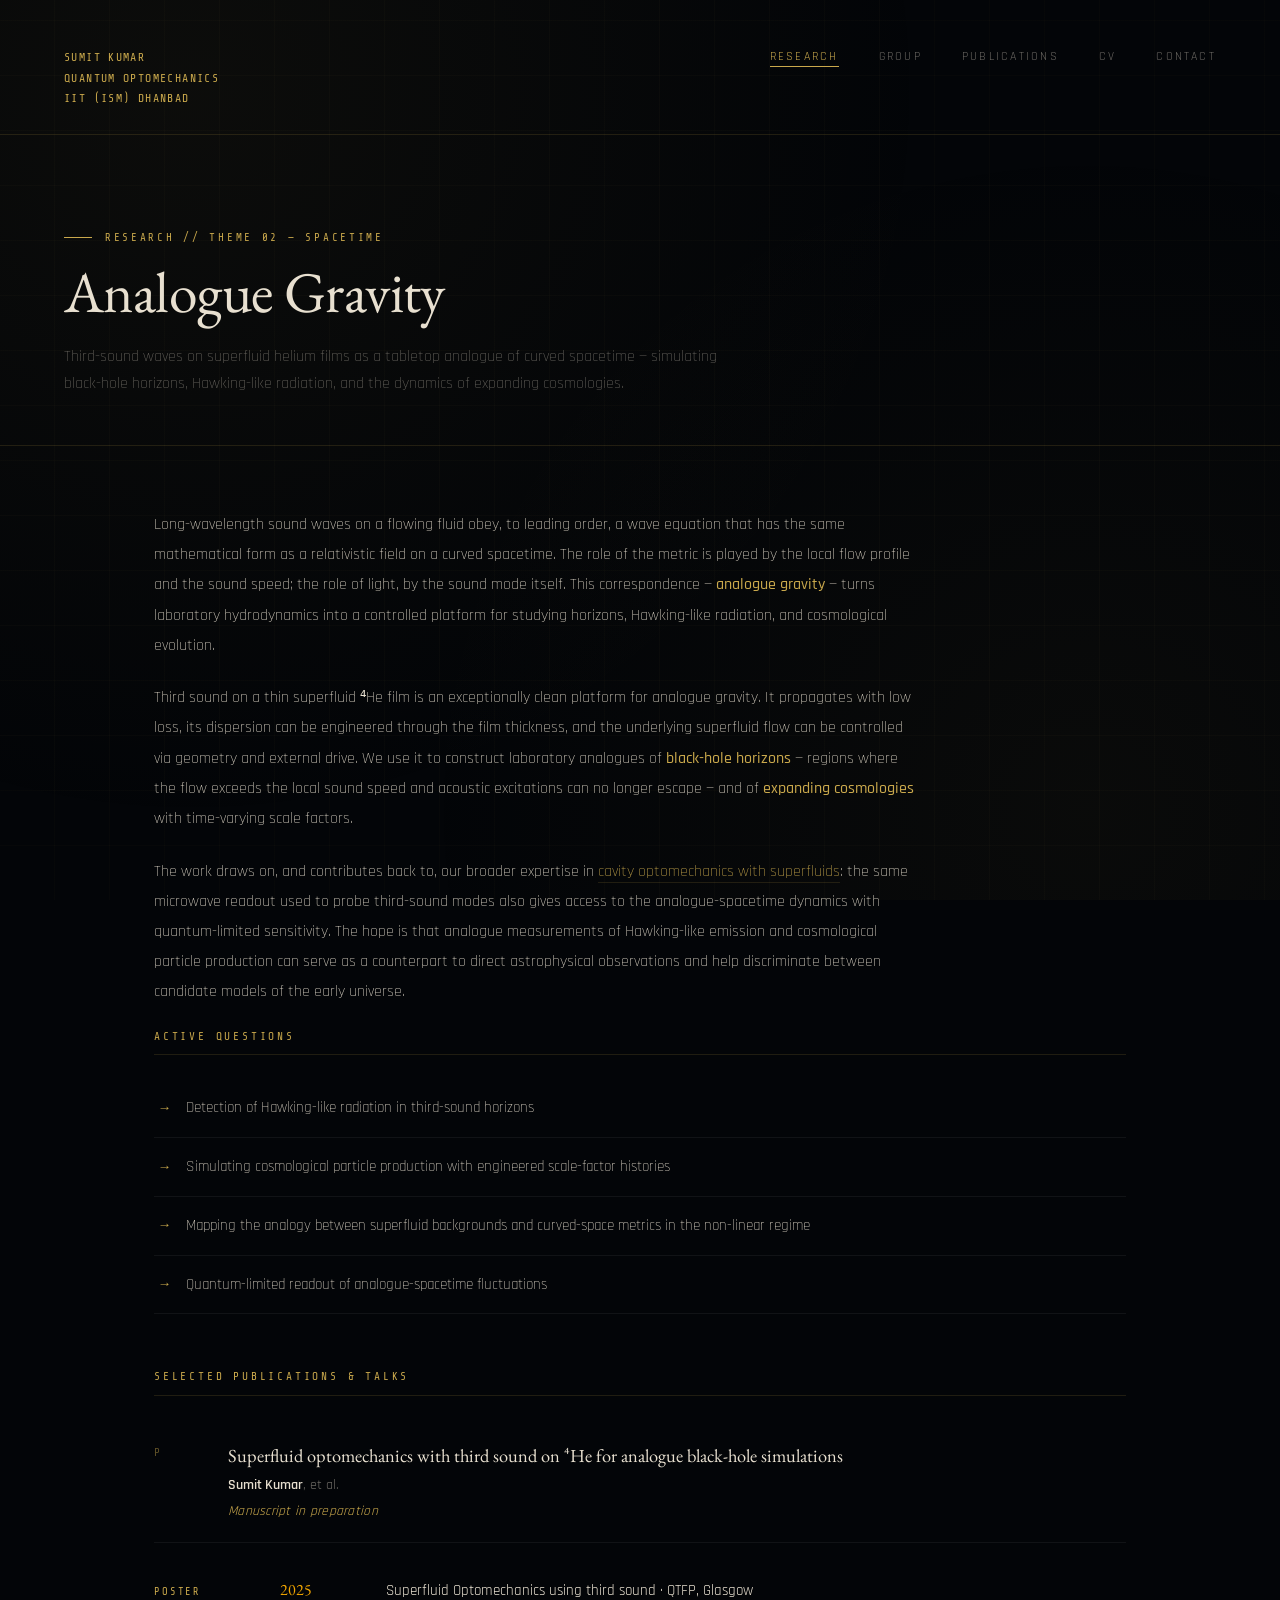
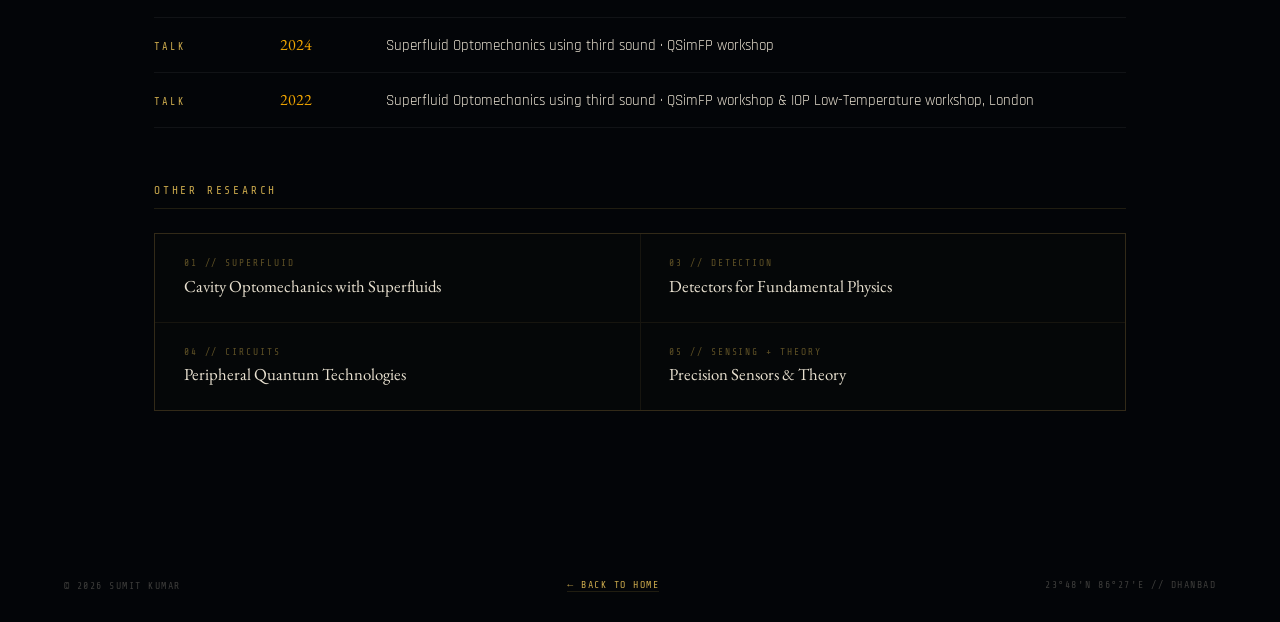
<file: research-analogue-gravity.html>
<!DOCTYPE html>
<html lang="en">
<head>
  <meta charset="UTF-8" />
  <meta name="viewport" content="width=device-width, initial-scale=1.0"/>
  <title>Analogue Gravity — Sumit Kumar</title>
  <meta name="description" content="Analogue gravity in superfluid ⁴He — third sound, black-hole horizons, Hawking radiation, expanding cosmologies."/>
  <link href="https://fonts.googleapis.com/css2?family=Rajdhani:wght@300;400;600;700&family=Share+Tech+Mono&family=EB+Garamond:ital,wght@0,400;0,500;1,400&display=swap" rel="stylesheet"/>
  <link rel="stylesheet" href="styles.css"/>
</head>
<body class="reading">

<div class="page">
  <header>
    <div class="logo">
      <a href="index.html">
        SUMIT KUMAR<br>
        QUANTUM OPTOMECHANICS<br>
        IIT (ISM) DHANBAD
      </a>
    </div>
    <nav>
      <a href="index.html#research" class="current">Research</a>
      <a href="group.html">Group</a>
      <a href="publications.html">Publications</a>
      <a href="cv.html">CV</a>
      <a href="index.html#contact">Contact</a>
    </nav>
  </header>

  <section class="reading-hero">
    <div class="hero-label">Research // Theme 02 — Spacetime</div>
    <h1>Analogue Gravity</h1>
    <p>Third-sound waves on superfluid helium films as a tabletop analogue of curved spacetime — simulating black-hole horizons, Hawking-like radiation, and the dynamics of expanding cosmologies.</p>
  </section>

  <main class="reading-content">

    <section class="research-body">
      <p>Long-wavelength sound waves on a flowing fluid obey, to leading order, a wave equation that has the same mathematical form as a relativistic field on a curved spacetime. The role of the metric is played by the local flow profile and the sound speed; the role of light, by the sound mode itself. This correspondence — <strong>analogue gravity</strong> — turns laboratory hydrodynamics into a controlled platform for studying horizons, Hawking-like radiation, and cosmological evolution.</p>

      <p>Third sound on a thin superfluid ⁴He film is an exceptionally clean platform for analogue gravity. It propagates with low loss, its dispersion can be engineered through the film thickness, and the underlying superfluid flow can be controlled via geometry and external drive. We use it to construct laboratory analogues of <strong>black-hole horizons</strong> — regions where the flow exceeds the local sound speed and acoustic excitations can no longer escape — and of <strong>expanding cosmologies</strong> with time-varying scale factors.</p>

      <p>The work draws on, and contributes back to, our broader expertise in <a href="research-superfluid-optomechanics.html">cavity optomechanics with superfluids</a>: the same microwave readout used to probe third-sound modes also gives access to the analogue-spacetime dynamics with quantum-limited sensitivity. The hope is that analogue measurements of Hawking-like emission and cosmological particle production can serve as a counterpart to direct astrophysical observations and help discriminate between candidate models of the early universe.</p>
    </section>

    <section class="cv-section">
      <div class="cv-section-head">Active Questions</div>
      <ul class="research-questions">
        <li>Detection of Hawking-like radiation in third-sound horizons</li>
        <li>Simulating cosmological particle production with engineered scale-factor histories</li>
        <li>Mapping the analogy between superfluid backgrounds and curved-space metrics in the non-linear regime</li>
        <li>Quantum-limited readout of analogue-spacetime fluctuations</li>
      </ul>
    </section>

    <section class="cv-section">
      <div class="cv-section-head">Selected Publications &amp; Talks</div>
      <div class="pub">
        <span class="pub-num">P</span>
        <div>
          <div class="pub-title">Superfluid optomechanics with third sound on ⁴He for analogue black-hole simulations</div>
          <div class="pub-authors"><span class="me">Sumit Kumar</span>, et al.</div>
          <div class="pub-venue">Manuscript in preparation</div>
        </div>
      </div>
      <ul class="cv-talks" style="margin-top: 1.2rem;">
        <li>
          <span class="type">Poster</span>
          <span class="year">2025</span>
          <span class="body">Superfluid Optomechanics using third sound · QTFP, Glasgow</span>
        </li>
        <li>
          <span class="type">Talk</span>
          <span class="year">2024</span>
          <span class="body">Superfluid Optomechanics using third sound · QSimFP workshop</span>
        </li>
        <li>
          <span class="type">Talk</span>
          <span class="year">2022</span>
          <span class="body">Superfluid Optomechanics using third sound · QSimFP workshop &amp; IOP Low-Temperature workshop, London</span>
        </li>
      </ul>
    </section>

    <section class="cv-section">
      <div class="cv-section-head">Other Research</div>
      <div class="other-research">
        <a href="research-superfluid-optomechanics.html"><span class="num">01 // SUPERFLUID</span><span class="title">Cavity Optomechanics with Superfluids</span></a>
        <a href="research-detectors.html"><span class="num">03 // DETECTION</span><span class="title">Detectors for Fundamental Physics</span></a>
        <a href="research-superconducting.html"><span class="num">04 // CIRCUITS</span><span class="title">Peripheral Quantum Technologies</span></a>
        <a href="research-precision-theory.html"><span class="num">05 // SENSING + THEORY</span><span class="title">Precision Sensors &amp; Theory</span></a>
      </div>
    </section>

  </main>

  <footer>
    <span>© 2026 SUMIT KUMAR</span>
    <span><a href="index.html" style="color: inherit; text-decoration: none;">← BACK TO HOME</a></span>
    <span>23°48′N 86°27′E // DHANBAD</span>
  </footer>
</div>

</body>
</html>
</file>
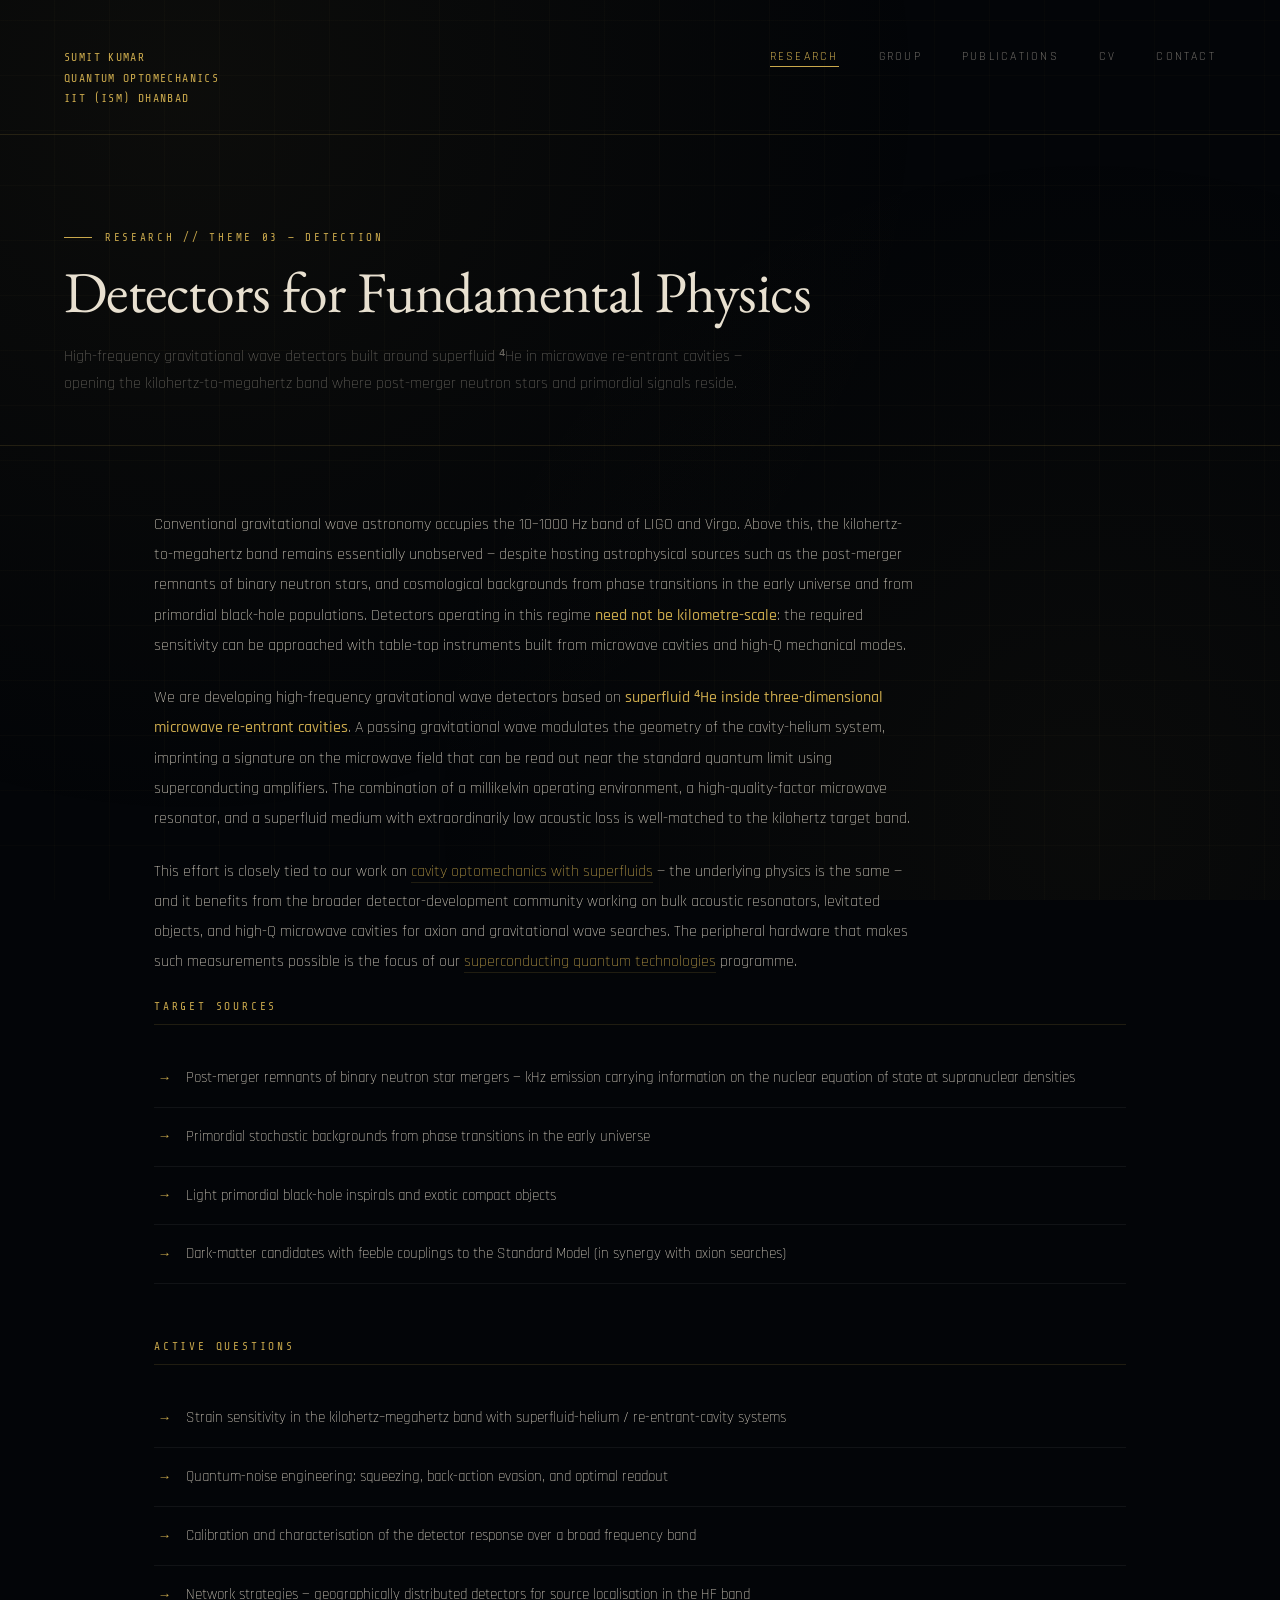
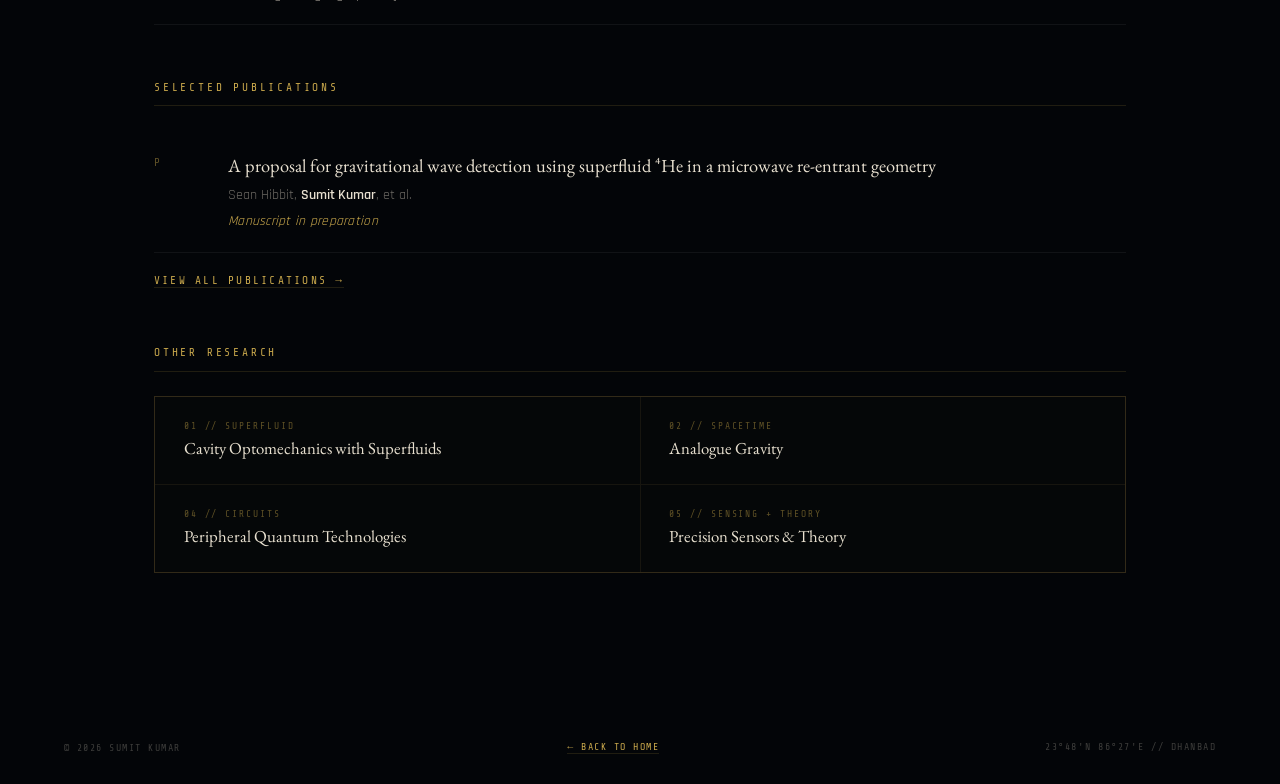
<file: research-detectors.html>
<!DOCTYPE html>
<html lang="en">
<head>
  <meta charset="UTF-8" />
  <meta name="viewport" content="width=device-width, initial-scale=1.0"/>
  <title>Detectors for Fundamental Physics — Sumit Kumar</title>
  <meta name="description" content="High-frequency gravitational wave detectors using superfluid ⁴He in microwave re-entrant cavities — kilohertz to megahertz band."/>
  <link href="https://fonts.googleapis.com/css2?family=Rajdhani:wght@300;400;600;700&family=Share+Tech+Mono&family=EB+Garamond:ital,wght@0,400;0,500;1,400&display=swap" rel="stylesheet"/>
  <link rel="stylesheet" href="styles.css"/>
</head>
<body class="reading">

<div class="page">
  <header>
    <div class="logo">
      <a href="index.html">
        SUMIT KUMAR<br>
        QUANTUM OPTOMECHANICS<br>
        IIT (ISM) DHANBAD
      </a>
    </div>
    <nav>
      <a href="index.html#research" class="current">Research</a>
      <a href="group.html">Group</a>
      <a href="publications.html">Publications</a>
      <a href="cv.html">CV</a>
      <a href="index.html#contact">Contact</a>
    </nav>
  </header>

  <section class="reading-hero">
    <div class="hero-label">Research // Theme 03 — Detection</div>
    <h1>Detectors for Fundamental Physics</h1>
    <p>High-frequency gravitational wave detectors built around superfluid ⁴He in microwave re-entrant cavities — opening the kilohertz-to-megahertz band where post-merger neutron stars and primordial signals reside.</p>
  </section>

  <main class="reading-content">

    <section class="research-body">
      <p>Conventional gravitational wave astronomy occupies the 10–1000 Hz band of LIGO and Virgo. Above this, the kilohertz-to-megahertz band remains essentially unobserved — despite hosting astrophysical sources such as the post-merger remnants of binary neutron stars, and cosmological backgrounds from phase transitions in the early universe and from primordial black-hole populations. Detectors operating in this regime <strong>need not be kilometre-scale</strong>: the required sensitivity can be approached with table-top instruments built from microwave cavities and high-Q mechanical modes.</p>

      <p>We are developing high-frequency gravitational wave detectors based on <strong>superfluid ⁴He inside three-dimensional microwave re-entrant cavities</strong>. A passing gravitational wave modulates the geometry of the cavity-helium system, imprinting a signature on the microwave field that can be read out near the standard quantum limit using superconducting amplifiers. The combination of a millikelvin operating environment, a high-quality-factor microwave resonator, and a superfluid medium with extraordinarily low acoustic loss is well-matched to the kilohertz target band.</p>

      <p>This effort is closely tied to our work on <a href="research-superfluid-optomechanics.html">cavity optomechanics with superfluids</a> — the underlying physics is the same — and it benefits from the broader detector-development community working on bulk acoustic resonators, levitated objects, and high-Q microwave cavities for axion and gravitational wave searches. The peripheral hardware that makes such measurements possible is the focus of our <a href="research-superconducting.html">superconducting quantum technologies</a> programme.</p>
    </section>

    <section class="cv-section">
      <div class="cv-section-head">Target Sources</div>
      <ul class="research-questions">
        <li>Post-merger remnants of binary neutron star mergers — kHz emission carrying information on the nuclear equation of state at supranuclear densities</li>
        <li>Primordial stochastic backgrounds from phase transitions in the early universe</li>
        <li>Light primordial black-hole inspirals and exotic compact objects</li>
        <li>Dark-matter candidates with feeble couplings to the Standard Model (in synergy with axion searches)</li>
      </ul>
    </section>

    <section class="cv-section">
      <div class="cv-section-head">Active Questions</div>
      <ul class="research-questions">
        <li>Strain sensitivity in the kilohertz–megahertz band with superfluid-helium / re-entrant-cavity systems</li>
        <li>Quantum-noise engineering: squeezing, back-action evasion, and optimal readout</li>
        <li>Calibration and characterisation of the detector response over a broad frequency band</li>
        <li>Network strategies — geographically distributed detectors for source localisation in the HF band</li>
      </ul>
    </section>

    <section class="cv-section">
      <div class="cv-section-head">Selected Publications</div>
      <div class="pub">
        <span class="pub-num">P</span>
        <div>
          <div class="pub-title">A proposal for gravitational wave detection using superfluid ⁴He in a microwave re-entrant geometry</div>
          <div class="pub-authors">Sean Hibbit, <span class="me">Sumit Kumar</span>, et al.</div>
          <div class="pub-venue">Manuscript in preparation</div>
        </div>
      </div>
      <div style="margin-top: 1rem;"><a href="publications.html" style="font-family: 'Share Tech Mono', monospace; font-size: 0.7rem; letter-spacing: 0.2em; text-transform: uppercase; color: var(--gold); text-decoration: none; border-bottom: 1px solid var(--gold-dim);">View all publications →</a></div>
    </section>

    <section class="cv-section">
      <div class="cv-section-head">Other Research</div>
      <div class="other-research">
        <a href="research-superfluid-optomechanics.html"><span class="num">01 // SUPERFLUID</span><span class="title">Cavity Optomechanics with Superfluids</span></a>
        <a href="research-analogue-gravity.html"><span class="num">02 // SPACETIME</span><span class="title">Analogue Gravity</span></a>
        <a href="research-superconducting.html"><span class="num">04 // CIRCUITS</span><span class="title">Peripheral Quantum Technologies</span></a>
        <a href="research-precision-theory.html"><span class="num">05 // SENSING + THEORY</span><span class="title">Precision Sensors &amp; Theory</span></a>
      </div>
    </section>

  </main>

  <footer>
    <span>© 2026 SUMIT KUMAR</span>
    <span><a href="index.html" style="color: inherit; text-decoration: none;">← BACK TO HOME</a></span>
    <span>23°48′N 86°27′E // DHANBAD</span>
  </footer>
</div>

</body>
</html>
</file>
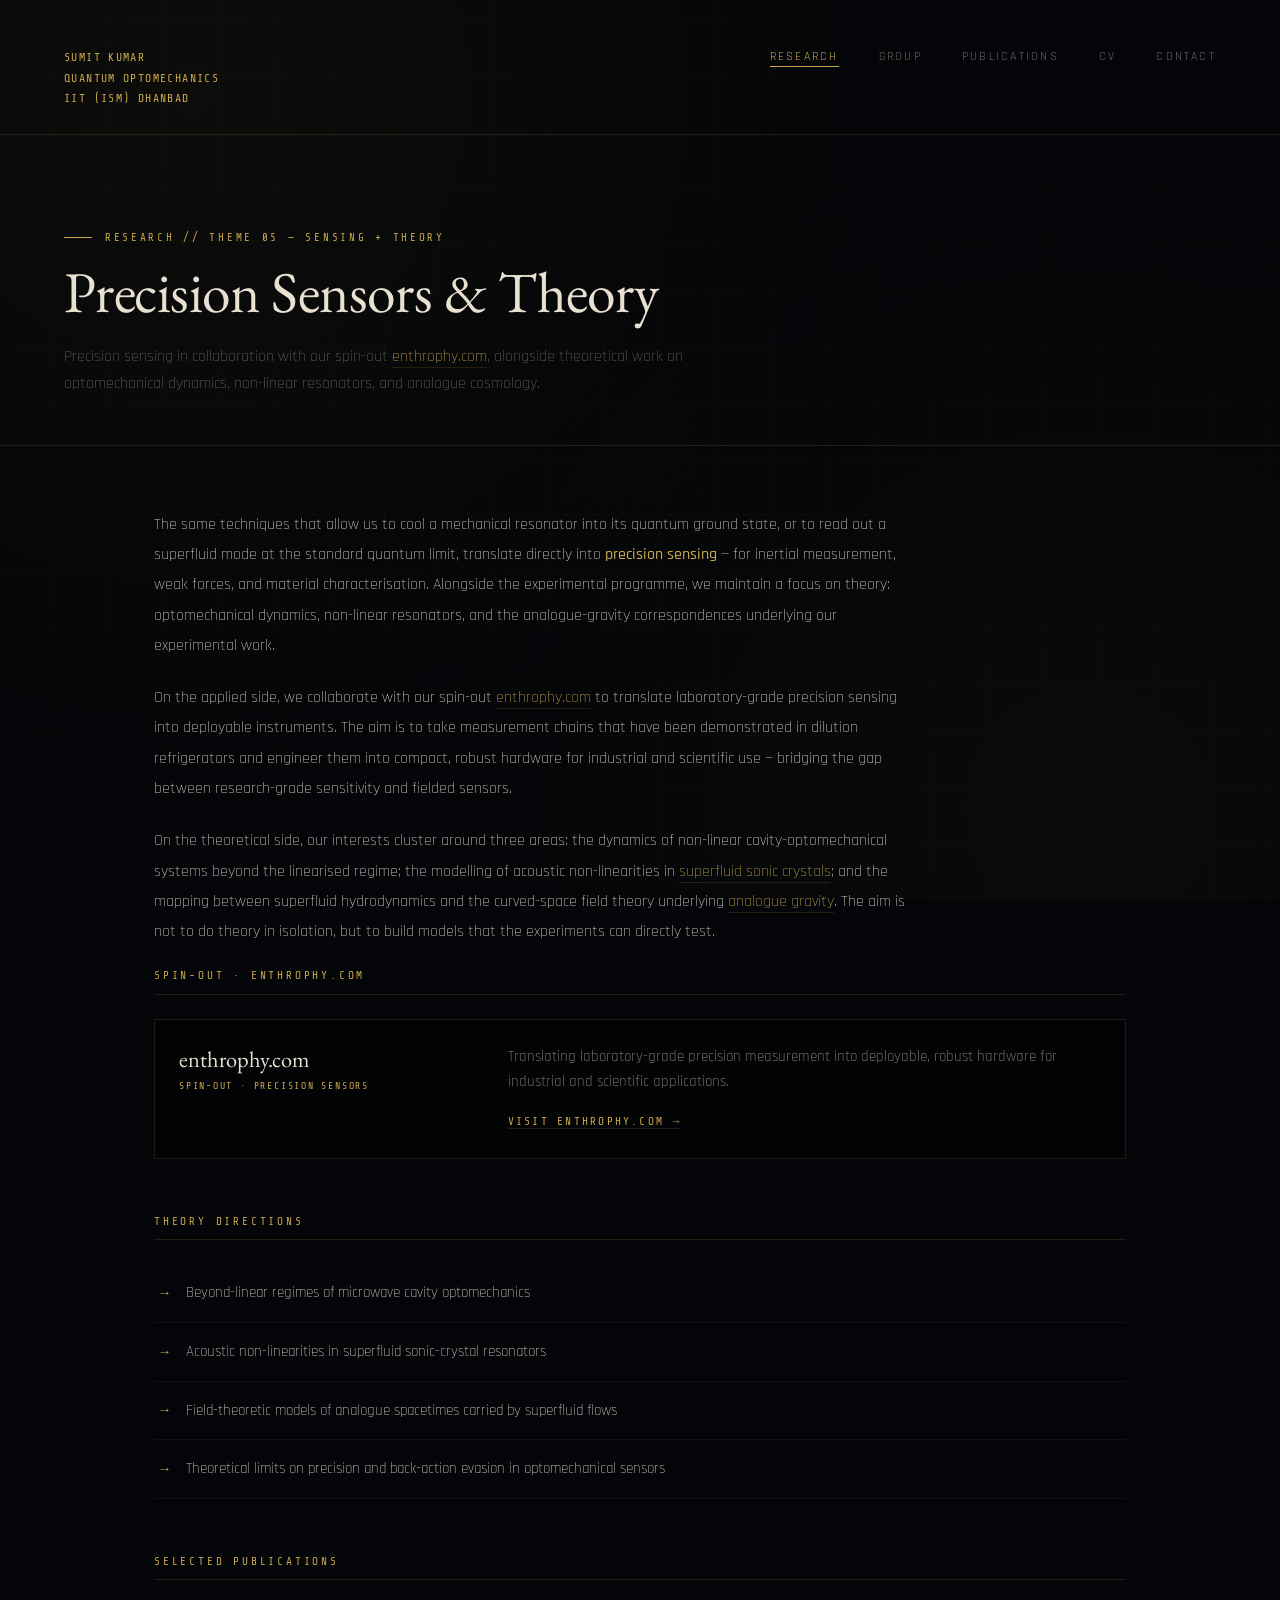
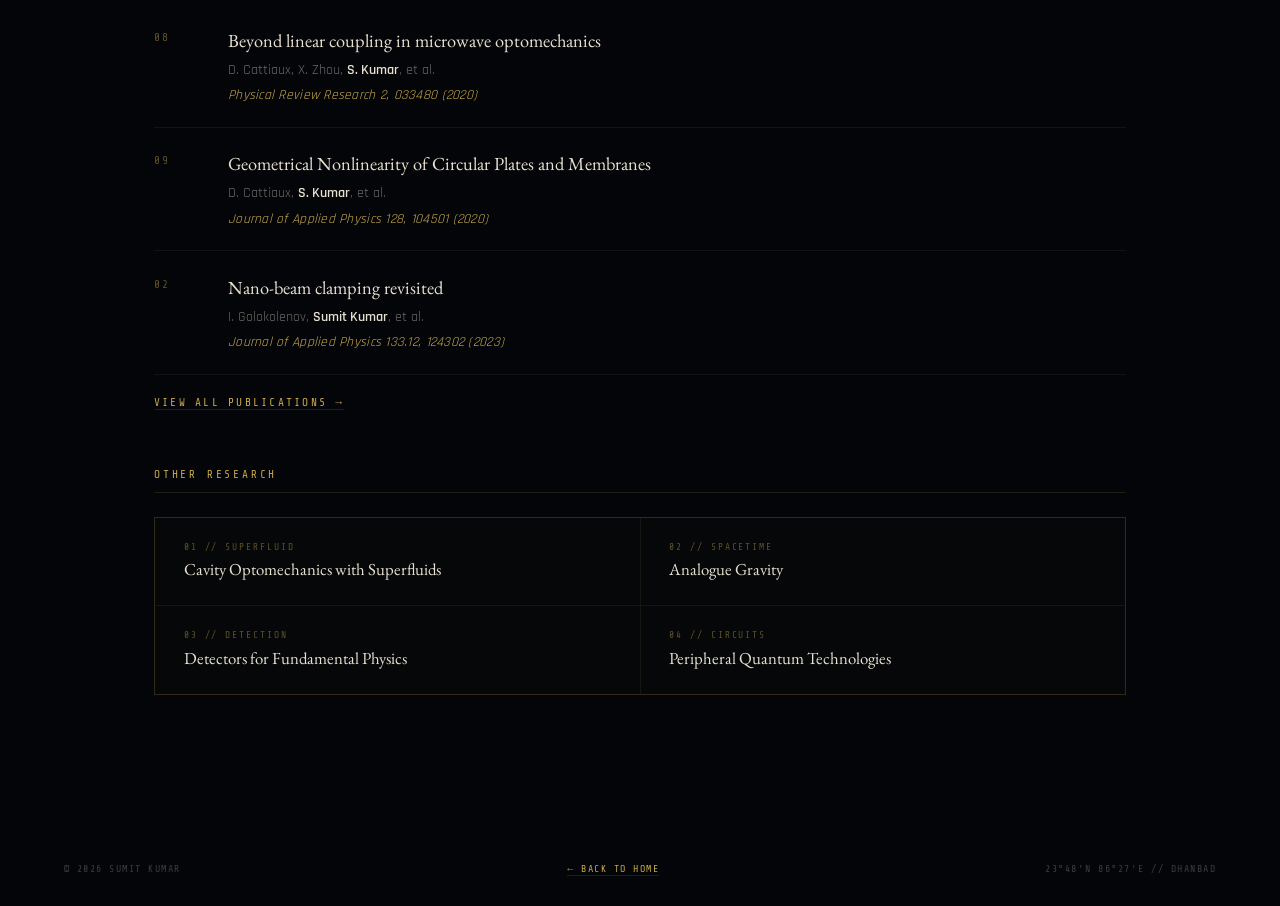
<file: research-precision-theory.html>
<!DOCTYPE html>
<html lang="en">
<head>
  <meta charset="UTF-8" />
  <meta name="viewport" content="width=device-width, initial-scale=1.0"/>
  <title>Precision Sensors &amp; Theory — Sumit Kumar</title>
  <meta name="description" content="Precision sensing with our spin-out enthrophy.com, plus theoretical work on optomechanical dynamics, non-linear resonators, and analogue cosmology."/>
  <link href="https://fonts.googleapis.com/css2?family=Rajdhani:wght@300;400;600;700&family=Share+Tech+Mono&family=EB+Garamond:ital,wght@0,400;0,500;1,400&display=swap" rel="stylesheet"/>
  <link rel="stylesheet" href="styles.css"/>
</head>
<body class="reading">

<div class="page">
  <header>
    <div class="logo">
      <a href="index.html">
        SUMIT KUMAR<br>
        QUANTUM OPTOMECHANICS<br>
        IIT (ISM) DHANBAD
      </a>
    </div>
    <nav>
      <a href="index.html#research" class="current">Research</a>
      <a href="group.html">Group</a>
      <a href="publications.html">Publications</a>
      <a href="cv.html">CV</a>
      <a href="index.html#contact">Contact</a>
    </nav>
  </header>

  <section class="reading-hero">
    <div class="hero-label">Research // Theme 05 — Sensing + Theory</div>
    <h1>Precision Sensors &amp; Theory</h1>
    <p>Precision sensing in collaboration with our spin-out <a href="https://enthrophy.com" target="_blank" rel="noopener" style="color: var(--gold); text-decoration: none; border-bottom: 1px solid var(--gold-dim);">enthrophy.com</a>, alongside theoretical work on optomechanical dynamics, non-linear resonators, and analogue cosmology.</p>
  </section>

  <main class="reading-content">

    <section class="research-body">
      <p>The same techniques that allow us to cool a mechanical resonator into its quantum ground state, or to read out a superfluid mode at the standard quantum limit, translate directly into <strong>precision sensing</strong> — for inertial measurement, weak forces, and material characterisation. Alongside the experimental programme, we maintain a focus on theory: optomechanical dynamics, non-linear resonators, and the analogue-gravity correspondences underlying our experimental work.</p>

      <p>On the applied side, we collaborate with our spin-out <a href="https://enthrophy.com" target="_blank" rel="noopener">enthrophy.com</a> to translate laboratory-grade precision sensing into deployable instruments. The aim is to take measurement chains that have been demonstrated in dilution refrigerators and engineer them into compact, robust hardware for industrial and scientific use — bridging the gap between research-grade sensitivity and fielded sensors.</p>

      <p>On the theoretical side, our interests cluster around three areas: the dynamics of non-linear cavity-optomechanical systems beyond the linearised regime; the modelling of acoustic non-linearities in <a href="research-superfluid-optomechanics.html">superfluid sonic crystals</a>; and the mapping between superfluid hydrodynamics and the curved-space field theory underlying <a href="research-analogue-gravity.html">analogue gravity</a>. The aim is not to do theory in isolation, but to build models that the experiments can directly test.</p>
    </section>

    <section class="cv-section">
      <div class="cv-section-head">Spin-out · enthrophy.com</div>
      <div style="padding: 1.5rem; border: 1px solid var(--gold-dim); background: rgba(0,0,0,0.4); display: grid; grid-template-columns: 1fr 2fr; gap: 2rem; align-items: start;">
        <div>
          <div style="font-family: 'EB Garamond', serif; font-size: 1.4rem; color: var(--text); margin-bottom: 0.4rem;">enthrophy.com</div>
          <div style="font-family: 'Share Tech Mono', monospace; font-size: 0.62rem; letter-spacing: 0.18em; text-transform: uppercase; color: var(--gold);">Spin-out · Precision Sensors</div>
        </div>
        <div style="font-size: 0.92rem; color: var(--dim); line-height: 1.75;">
          <p style="margin-bottom: 0.8rem;">Translating laboratory-grade precision measurement into deployable, robust hardware for industrial and scientific applications.</p>
          <a href="https://enthrophy.com" target="_blank" rel="noopener" style="font-family: 'Share Tech Mono', monospace; font-size: 0.7rem; letter-spacing: 0.2em; text-transform: uppercase; color: var(--gold); text-decoration: none; border-bottom: 1px solid var(--gold-dim);">Visit enthrophy.com →</a>
        </div>
      </div>
    </section>

    <section class="cv-section">
      <div class="cv-section-head">Theory Directions</div>
      <ul class="research-questions">
        <li>Beyond-linear regimes of microwave cavity optomechanics</li>
        <li>Acoustic non-linearities in superfluid sonic-crystal resonators</li>
        <li>Field-theoretic models of analogue spacetimes carried by superfluid flows</li>
        <li>Theoretical limits on precision and back-action evasion in optomechanical sensors</li>
      </ul>
    </section>

    <section class="cv-section">
      <div class="cv-section-head">Selected Publications</div>
      <div class="pub">
        <span class="pub-num">08</span>
        <div>
          <div class="pub-title">Beyond linear coupling in microwave optomechanics</div>
          <div class="pub-authors">D. Cattiaux, X. Zhou, <span class="me">S. Kumar</span>, et al.</div>
          <div class="pub-venue">Physical Review Research 2, 033480 (2020)</div>
        </div>
      </div>
      <div class="pub">
        <span class="pub-num">09</span>
        <div>
          <div class="pub-title">Geometrical Nonlinearity of Circular Plates and Membranes</div>
          <div class="pub-authors">D. Cattiaux, <span class="me">S. Kumar</span>, et al.</div>
          <div class="pub-venue">Journal of Applied Physics 128, 104501 (2020)</div>
        </div>
      </div>
      <div class="pub">
        <span class="pub-num">02</span>
        <div>
          <div class="pub-title">Nano-beam clamping revisited</div>
          <div class="pub-authors">I. Golokolenov, <span class="me">Sumit Kumar</span>, et al.</div>
          <div class="pub-venue">Journal of Applied Physics 133.12, 124302 (2023)</div>
        </div>
      </div>
      <div style="margin-top: 1rem;"><a href="publications.html" style="font-family: 'Share Tech Mono', monospace; font-size: 0.7rem; letter-spacing: 0.2em; text-transform: uppercase; color: var(--gold); text-decoration: none; border-bottom: 1px solid var(--gold-dim);">View all publications →</a></div>
    </section>

    <section class="cv-section">
      <div class="cv-section-head">Other Research</div>
      <div class="other-research">
        <a href="research-superfluid-optomechanics.html"><span class="num">01 // SUPERFLUID</span><span class="title">Cavity Optomechanics with Superfluids</span></a>
        <a href="research-analogue-gravity.html"><span class="num">02 // SPACETIME</span><span class="title">Analogue Gravity</span></a>
        <a href="research-detectors.html"><span class="num">03 // DETECTION</span><span class="title">Detectors for Fundamental Physics</span></a>
        <a href="research-superconducting.html"><span class="num">04 // CIRCUITS</span><span class="title">Peripheral Quantum Technologies</span></a>
      </div>
    </section>

  </main>

  <footer>
    <span>© 2026 SUMIT KUMAR</span>
    <span><a href="index.html" style="color: inherit; text-decoration: none;">← BACK TO HOME</a></span>
    <span>23°48′N 86°27′E // DHANBAD</span>
  </footer>
</div>

</body>
</html>
</file>
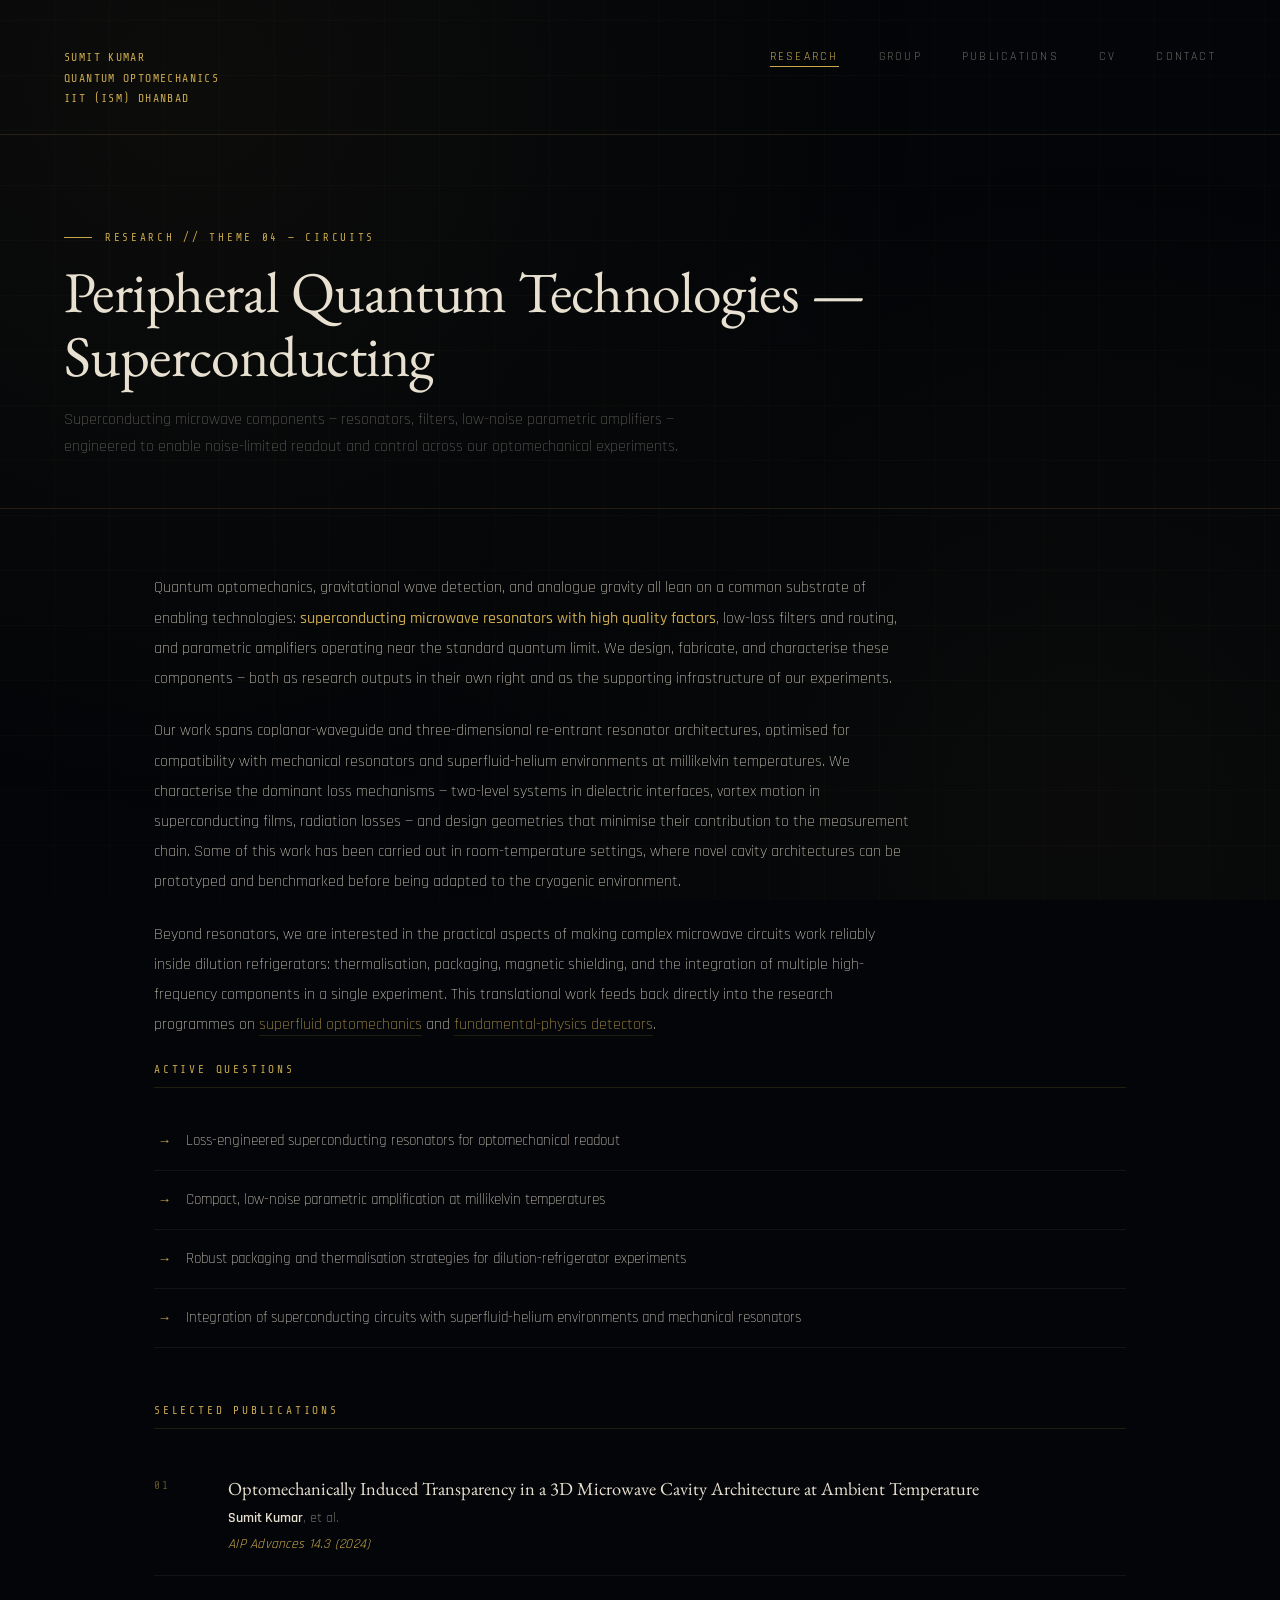
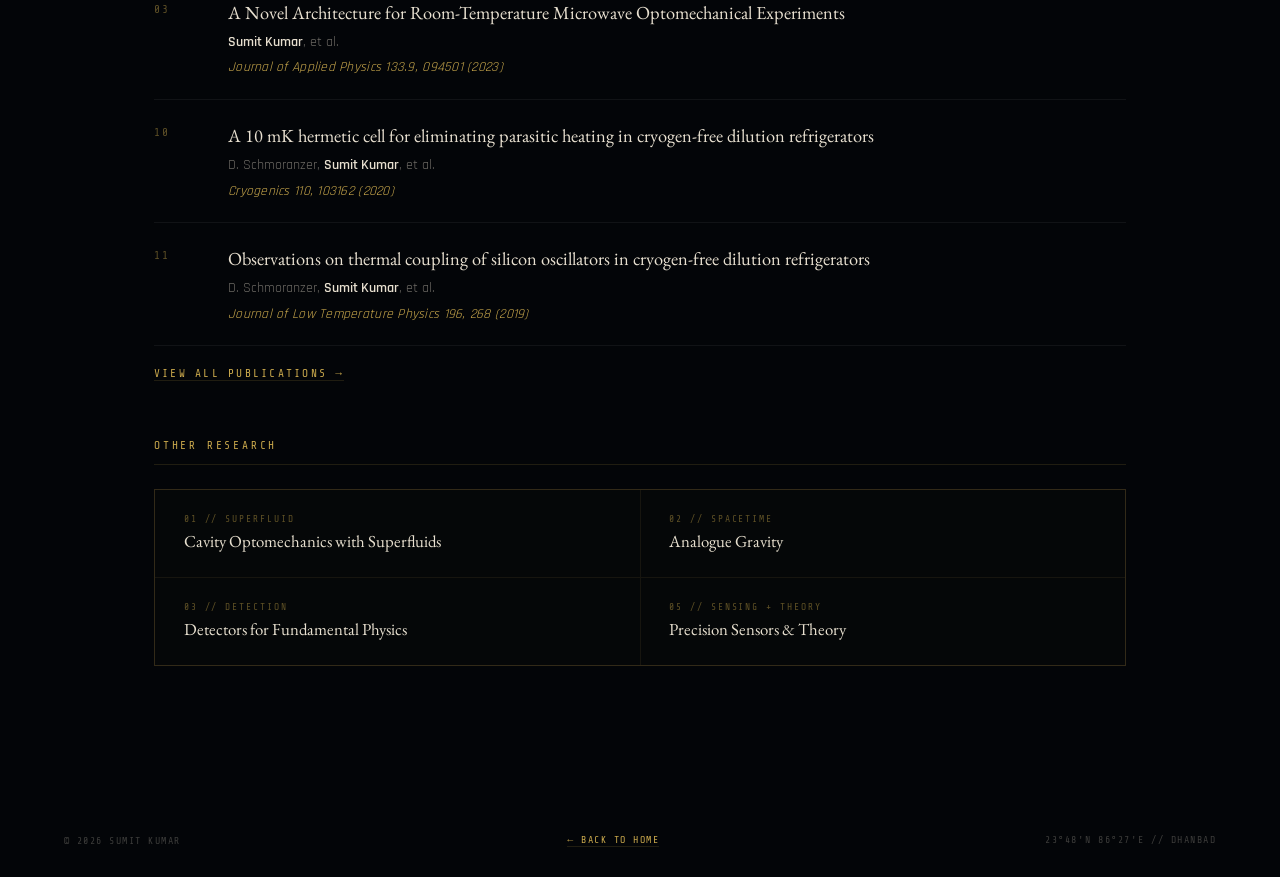
<file: research-superconducting.html>
<!DOCTYPE html>
<html lang="en">
<head>
  <meta charset="UTF-8" />
  <meta name="viewport" content="width=device-width, initial-scale=1.0"/>
  <title>Peripheral Quantum Technologies — Sumit Kumar</title>
  <meta name="description" content="Superconducting microwave components for quantum optomechanics — resonators, filters, parametric amplifiers, packaging, and integration."/>
  <link href="https://fonts.googleapis.com/css2?family=Rajdhani:wght@300;400;600;700&family=Share+Tech+Mono&family=EB+Garamond:ital,wght@0,400;0,500;1,400&display=swap" rel="stylesheet"/>
  <link rel="stylesheet" href="styles.css"/>
</head>
<body class="reading">

<div class="page">
  <header>
    <div class="logo">
      <a href="index.html">
        SUMIT KUMAR<br>
        QUANTUM OPTOMECHANICS<br>
        IIT (ISM) DHANBAD
      </a>
    </div>
    <nav>
      <a href="index.html#research" class="current">Research</a>
      <a href="group.html">Group</a>
      <a href="publications.html">Publications</a>
      <a href="cv.html">CV</a>
      <a href="index.html#contact">Contact</a>
    </nav>
  </header>

  <section class="reading-hero">
    <div class="hero-label">Research // Theme 04 — Circuits</div>
    <h1>Peripheral Quantum Technologies — Superconducting</h1>
    <p>Superconducting microwave components — resonators, filters, low-noise parametric amplifiers — engineered to enable noise-limited readout and control across our optomechanical experiments.</p>
  </section>

  <main class="reading-content">

    <section class="research-body">
      <p>Quantum optomechanics, gravitational wave detection, and analogue gravity all lean on a common substrate of enabling technologies: <strong>superconducting microwave resonators with high quality factors</strong>, low-loss filters and routing, and parametric amplifiers operating near the standard quantum limit. We design, fabricate, and characterise these components — both as research outputs in their own right and as the supporting infrastructure of our experiments.</p>

      <p>Our work spans coplanar-waveguide and three-dimensional re-entrant resonator architectures, optimised for compatibility with mechanical resonators and superfluid-helium environments at millikelvin temperatures. We characterise the dominant loss mechanisms — two-level systems in dielectric interfaces, vortex motion in superconducting films, radiation losses — and design geometries that minimise their contribution to the measurement chain. Some of this work has been carried out in room-temperature settings, where novel cavity architectures can be prototyped and benchmarked before being adapted to the cryogenic environment.</p>

      <p>Beyond resonators, we are interested in the practical aspects of making complex microwave circuits work reliably inside dilution refrigerators: thermalisation, packaging, magnetic shielding, and the integration of multiple high-frequency components in a single experiment. This translational work feeds back directly into the research programmes on <a href="research-superfluid-optomechanics.html">superfluid optomechanics</a> and <a href="research-detectors.html">fundamental-physics detectors</a>.</p>
    </section>

    <section class="cv-section">
      <div class="cv-section-head">Active Questions</div>
      <ul class="research-questions">
        <li>Loss-engineered superconducting resonators for optomechanical readout</li>
        <li>Compact, low-noise parametric amplification at millikelvin temperatures</li>
        <li>Robust packaging and thermalisation strategies for dilution-refrigerator experiments</li>
        <li>Integration of superconducting circuits with superfluid-helium environments and mechanical resonators</li>
      </ul>
    </section>

    <section class="cv-section">
      <div class="cv-section-head">Selected Publications</div>
      <div class="pub">
        <span class="pub-num">01</span>
        <div>
          <div class="pub-title">Optomechanically Induced Transparency in a 3D Microwave Cavity Architecture at Ambient Temperature</div>
          <div class="pub-authors"><span class="me">Sumit Kumar</span>, et al.</div>
          <div class="pub-venue">AIP Advances 14.3 (2024)</div>
        </div>
      </div>
      <div class="pub">
        <span class="pub-num">03</span>
        <div>
          <div class="pub-title">A Novel Architecture for Room-Temperature Microwave Optomechanical Experiments</div>
          <div class="pub-authors"><span class="me">Sumit Kumar</span>, et al.</div>
          <div class="pub-venue">Journal of Applied Physics 133.9, 094501 (2023)</div>
        </div>
      </div>
      <div class="pub">
        <span class="pub-num">10</span>
        <div>
          <div class="pub-title">A 10 mK hermetic cell for eliminating parasitic heating in cryogen-free dilution refrigerators</div>
          <div class="pub-authors">D. Schmoranzer, <span class="me">Sumit Kumar</span>, et al.</div>
          <div class="pub-venue">Cryogenics 110, 103162 (2020)</div>
        </div>
      </div>
      <div class="pub">
        <span class="pub-num">11</span>
        <div>
          <div class="pub-title">Observations on thermal coupling of silicon oscillators in cryogen-free dilution refrigerators</div>
          <div class="pub-authors">D. Schmoranzer, <span class="me">Sumit Kumar</span>, et al.</div>
          <div class="pub-venue">Journal of Low Temperature Physics 196, 268 (2019)</div>
        </div>
      </div>
      <div style="margin-top: 1rem;"><a href="publications.html" style="font-family: 'Share Tech Mono', monospace; font-size: 0.7rem; letter-spacing: 0.2em; text-transform: uppercase; color: var(--gold); text-decoration: none; border-bottom: 1px solid var(--gold-dim);">View all publications →</a></div>
    </section>

    <section class="cv-section">
      <div class="cv-section-head">Other Research</div>
      <div class="other-research">
        <a href="research-superfluid-optomechanics.html"><span class="num">01 // SUPERFLUID</span><span class="title">Cavity Optomechanics with Superfluids</span></a>
        <a href="research-analogue-gravity.html"><span class="num">02 // SPACETIME</span><span class="title">Analogue Gravity</span></a>
        <a href="research-detectors.html"><span class="num">03 // DETECTION</span><span class="title">Detectors for Fundamental Physics</span></a>
        <a href="research-precision-theory.html"><span class="num">05 // SENSING + THEORY</span><span class="title">Precision Sensors &amp; Theory</span></a>
      </div>
    </section>

  </main>

  <footer>
    <span>© 2026 SUMIT KUMAR</span>
    <span><a href="index.html" style="color: inherit; text-decoration: none;">← BACK TO HOME</a></span>
    <span>23°48′N 86°27′E // DHANBAD</span>
  </footer>
</div>

</body>
</html>
</file>
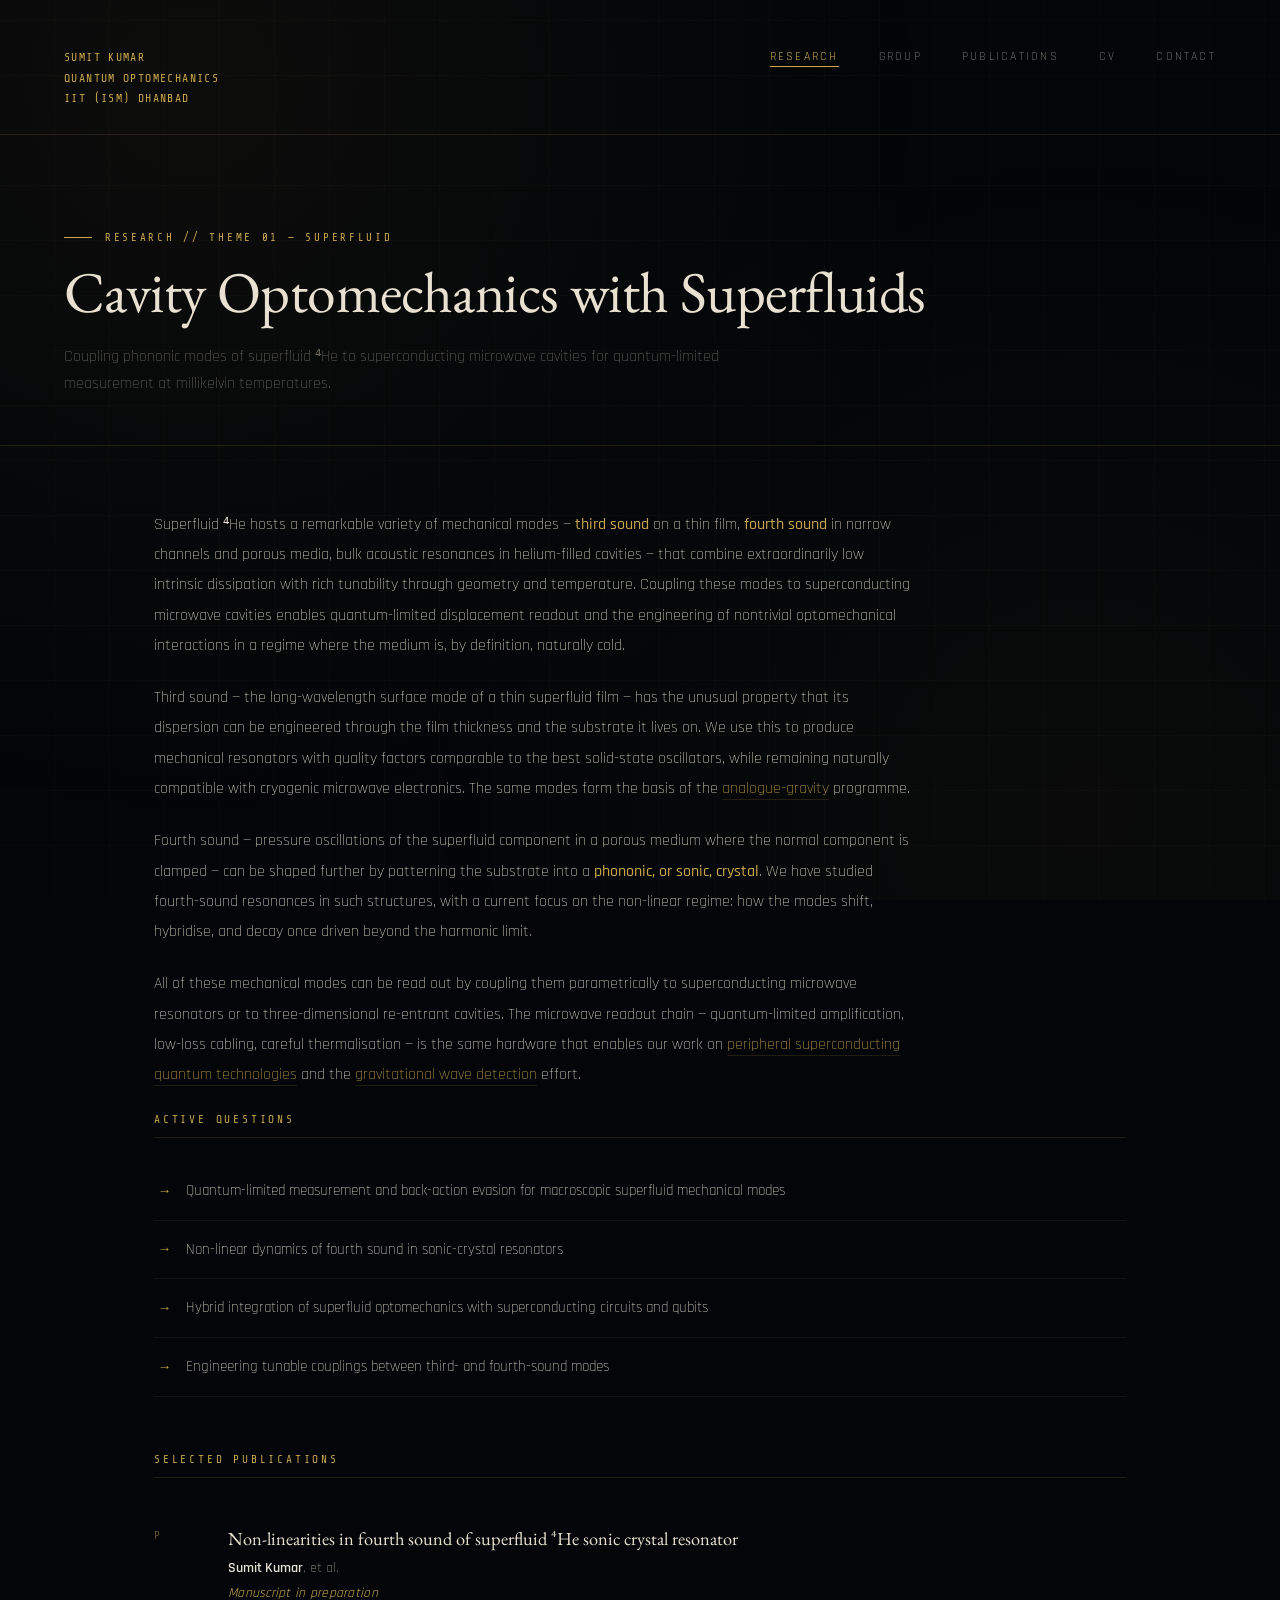
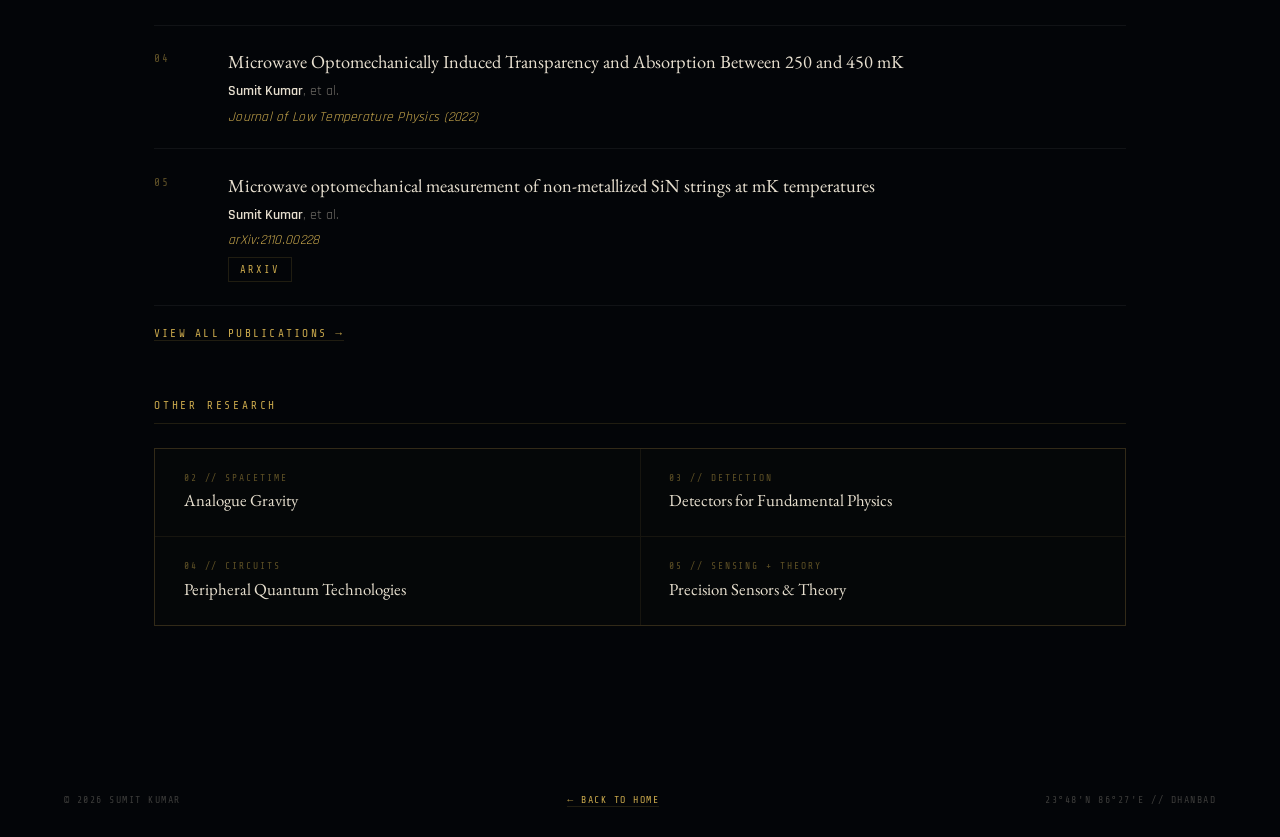
<file: research-superfluid-optomechanics.html>
<!DOCTYPE html>
<html lang="en">
<head>
  <meta charset="UTF-8" />
  <meta name="viewport" content="width=device-width, initial-scale=1.0"/>
  <title>Cavity Optomechanics with Superfluids — Sumit Kumar</title>
  <meta name="description" content="Cavity optomechanics with superfluid ⁴He — third sound, fourth sound, sonic crystal resonators, microwave readout."/>
  <link href="https://fonts.googleapis.com/css2?family=Rajdhani:wght@300;400;600;700&family=Share+Tech+Mono&family=EB+Garamond:ital,wght@0,400;0,500;1,400&display=swap" rel="stylesheet"/>
  <link rel="stylesheet" href="styles.css"/>
</head>
<body class="reading">

<div class="page">
  <header>
    <div class="logo">
      <a href="index.html">
        SUMIT KUMAR<br>
        QUANTUM OPTOMECHANICS<br>
        IIT (ISM) DHANBAD
      </a>
    </div>
    <nav>
      <a href="index.html#research" class="current">Research</a>
      <a href="group.html">Group</a>
      <a href="publications.html">Publications</a>
      <a href="cv.html">CV</a>
      <a href="index.html#contact">Contact</a>
    </nav>
  </header>

  <section class="reading-hero">
    <div class="hero-label">Research // Theme 01 — Superfluid</div>
    <h1>Cavity Optomechanics with Superfluids</h1>
    <p>Coupling phononic modes of superfluid ⁴He to superconducting microwave cavities for quantum-limited measurement at millikelvin temperatures.</p>
  </section>

  <main class="reading-content">

    <section class="research-body">
      <p>Superfluid ⁴He hosts a remarkable variety of mechanical modes — <strong>third sound</strong> on a thin film, <strong>fourth sound</strong> in narrow channels and porous media, bulk acoustic resonances in helium-filled cavities — that combine extraordinarily low intrinsic dissipation with rich tunability through geometry and temperature. Coupling these modes to superconducting microwave cavities enables quantum-limited displacement readout and the engineering of nontrivial optomechanical interactions in a regime where the medium is, by definition, naturally cold.</p>

      <p>Third sound — the long-wavelength surface mode of a thin superfluid film — has the unusual property that its dispersion can be engineered through the film thickness and the substrate it lives on. We use this to produce mechanical resonators with quality factors comparable to the best solid-state oscillators, while remaining naturally compatible with cryogenic microwave electronics. The same modes form the basis of the <a href="research-analogue-gravity.html">analogue-gravity</a> programme.</p>

      <p>Fourth sound — pressure oscillations of the superfluid component in a porous medium where the normal component is clamped — can be shaped further by patterning the substrate into a <strong>phononic, or sonic, crystal</strong>. We have studied fourth-sound resonances in such structures, with a current focus on the non-linear regime: how the modes shift, hybridise, and decay once driven beyond the harmonic limit.</p>

      <p>All of these mechanical modes can be read out by coupling them parametrically to superconducting microwave resonators or to three-dimensional re-entrant cavities. The microwave readout chain — quantum-limited amplification, low-loss cabling, careful thermalisation — is the same hardware that enables our work on <a href="research-superconducting.html">peripheral superconducting quantum technologies</a> and the <a href="research-detectors.html">gravitational wave detection</a> effort.</p>
    </section>

    <section class="cv-section">
      <div class="cv-section-head">Active Questions</div>
      <ul class="research-questions">
        <li>Quantum-limited measurement and back-action evasion for macroscopic superfluid mechanical modes</li>
        <li>Non-linear dynamics of fourth sound in sonic-crystal resonators</li>
        <li>Hybrid integration of superfluid optomechanics with superconducting circuits and qubits</li>
        <li>Engineering tunable couplings between third- and fourth-sound modes</li>
      </ul>
    </section>

    <section class="cv-section">
      <div class="cv-section-head">Selected Publications</div>
      <div class="pub">
        <span class="pub-num">P</span>
        <div>
          <div class="pub-title">Non-linearities in fourth sound of superfluid ⁴He sonic crystal resonator</div>
          <div class="pub-authors"><span class="me">Sumit Kumar</span>, et al.</div>
          <div class="pub-venue">Manuscript in preparation</div>
        </div>
      </div>
      <div class="pub">
        <span class="pub-num">04</span>
        <div>
          <div class="pub-title">Microwave Optomechanically Induced Transparency and Absorption Between 250 and 450 mK</div>
          <div class="pub-authors"><span class="me">Sumit Kumar</span>, et al.</div>
          <div class="pub-venue">Journal of Low Temperature Physics (2022)</div>
        </div>
      </div>
      <div class="pub">
        <span class="pub-num">05</span>
        <div>
          <div class="pub-title">Microwave optomechanical measurement of non-metallized SiN strings at mK temperatures</div>
          <div class="pub-authors"><span class="me">Sumit Kumar</span>, et al.</div>
          <div class="pub-venue">arXiv:2110.00228</div>
          <div class="pub-links"><a href="https://arxiv.org/abs/2110.00228" target="_blank" rel="noopener">arXiv</a></div>
        </div>
      </div>
      <div style="margin-top: 1rem;"><a href="publications.html" style="font-family: 'Share Tech Mono', monospace; font-size: 0.7rem; letter-spacing: 0.2em; text-transform: uppercase; color: var(--gold); text-decoration: none; border-bottom: 1px solid var(--gold-dim);">View all publications →</a></div>
    </section>

    <section class="cv-section">
      <div class="cv-section-head">Other Research</div>
      <div class="other-research">
        <a href="research-analogue-gravity.html"><span class="num">02 // SPACETIME</span><span class="title">Analogue Gravity</span></a>
        <a href="research-detectors.html"><span class="num">03 // DETECTION</span><span class="title">Detectors for Fundamental Physics</span></a>
        <a href="research-superconducting.html"><span class="num">04 // CIRCUITS</span><span class="title">Peripheral Quantum Technologies</span></a>
        <a href="research-precision-theory.html"><span class="num">05 // SENSING + THEORY</span><span class="title">Precision Sensors &amp; Theory</span></a>
      </div>
    </section>

  </main>

  <footer>
    <span>© 2026 SUMIT KUMAR</span>
    <span><a href="index.html" style="color: inherit; text-decoration: none;">← BACK TO HOME</a></span>
    <span>23°48′N 86°27′E // DHANBAD</span>
  </footer>
</div>

</body>
</html>
</file>
<file: styles.css>
/* ─────────────────────────────────────────────────────────
   Sumit Kumar — academic site
   Shared styles. Interactive page sets <body class="interactive">.
   Reading pages set <body class="reading"> (no canvas, normal cursor).
   ───────────────────────────────────────────────────────── */

*, *::before, *::after { box-sizing: border-box; margin: 0; padding: 0; }

:root {
  --gold: #c9a84c;
  --gold-dim: rgba(201,168,76,0.15);
  --gold-line: rgba(201,168,76,0.1);
  --amber: #f0a500;
  --bg: #030508;
  --text: #e8e0d0;
  --dim: rgba(232,224,208,0.45);
  --hairline: rgba(255,255,255,0.06);
  --green: #5dfc8a;
}

html, body {
  width: 100%;
  background: var(--bg);
  color: var(--text);
  font-family: 'Rajdhani', sans-serif;
  overflow-x: hidden;
}

/* Default link styling — any anchor without a more-specific rule */
a {
  color: var(--gold);
  text-decoration: none;
}
a:hover { color: var(--amber); }

body.interactive { cursor: none; }
body.interactive a, body.interactive button { cursor: none; }

/* ── CUSTOM CURSOR (interactive only) ── */
#cursor {
  position: fixed; top: 0; left: 0; pointer-events: none;
  width: 12px; height: 12px;
  border: 1.5px solid var(--gold);
  border-radius: 50%;
  transform: translate(-50%,-50%);
  transition: transform 0.1s, opacity 0.2s;
  z-index: 9999;
}
#cursor-ring {
  position: fixed; top: 0; left: 0; pointer-events: none;
  width: 36px; height: 36px;
  border: 1px solid rgba(201,168,76,0.4);
  border-radius: 50%;
  transform: translate(-50%,-50%);
  transition: transform 0.18s ease, width 0.3s, height 0.3s;
  z-index: 9998;
}

/* ── SPACETIME CANVAS ── */
#spacetime {
  position: fixed; inset: 0;
  width: 100%; height: 100%;
  z-index: 0;
}

/* ── CONTENT LAYER ── */
.page {
  position: relative; z-index: 10;
  min-height: 100vh;
}

/* ── STATIC BACKDROP (reading pages) ── */
body.reading::before {
  content: '';
  position: fixed; inset: 0;
  background:
    radial-gradient(circle at 15% 10%, rgba(201,168,76,0.05), transparent 55%),
    radial-gradient(circle at 85% 90%, rgba(201,168,76,0.04), transparent 50%),
    repeating-linear-gradient(0deg, transparent, transparent 54px, rgba(201,168,76,0.025) 54px, rgba(201,168,76,0.025) 55px),
    repeating-linear-gradient(90deg, transparent, transparent 54px, rgba(201,168,76,0.025) 54px, rgba(201,168,76,0.025) 55px);
  z-index: 0;
  pointer-events: none;
}

/* ── HEADER ── */
header {
  padding: 3rem 4rem 1.5rem;
  display: flex; align-items: flex-start; justify-content: space-between;
  border-bottom: 1px solid var(--gold-dim);
}
.logo {
  font-family: 'Share Tech Mono', monospace;
  font-size: 0.72rem;
  color: var(--gold);
  letter-spacing: 0.12em;
  line-height: 1.8;
}
.logo a { color: inherit; text-decoration: none; }
nav {
  display: flex; gap: 2.5rem;
  font-size: 0.78rem; letter-spacing: 0.18em;
  text-transform: uppercase; color: var(--dim);
}
nav a {
  color: inherit; text-decoration: none;
  transition: color 0.2s;
  position: relative;
}
nav a::after {
  content: ''; position: absolute;
  bottom: -3px; left: 0; right: 0; height: 1px;
  background: var(--gold);
  transform: scaleX(0); transform-origin: left;
  transition: transform 0.3s;
}
nav a:hover, nav a.current { color: var(--gold); }
nav a:hover::after, nav a.current::after { transform: scaleX(1); }

/* ── HERO ── */
.hero {
  padding: 0.5rem 4rem 4rem;
  display: grid;
  grid-template-columns: minmax(0, 1fr) minmax(340px, 620px);
  gap: 5rem;
  align-items: start;
}
.hero-text {
  max-width: 640px;
  padding-top: 5rem; /* breathing room from header so text isn't cramped */
}
.hero-image {
  position: relative;
  margin: 0;
  display: flex;
  flex-direction: column;
  align-items: stretch;
  /* gentle, slow vertical bob — suggests the cryostat hanging in its tube */
  animation: cryostat-float 8s ease-in-out infinite;
  will-change: transform;
}
@keyframes cryostat-float {
  0%, 100% { transform: translateY(0); }
  50%      { transform: translateY(-10px); }
}
.hero-image img {
  width: 100%;
  height: auto;
  max-height: 95vh;
  object-fit: contain;
  display: block;
  filter: drop-shadow(0 0 60px rgba(201,168,76,0.1));
  transition: transform 0.8s cubic-bezier(0.2, 0.8, 0.2, 1),
              filter 0.8s ease-out;
  transform-origin: center;
  will-change: transform, filter;
}
.hero-image:hover img {
  transform: scale(1.07);
  filter: drop-shadow(0 0 140px rgba(201,168,76,0.35))
          drop-shadow(0 0 50px rgba(240,165,0,0.22))
          brightness(1.10) contrast(1.04);
}
.hero-image figcaption {
  margin-top: 1.4rem;
  display: flex; flex-direction: column;
  gap: 0.5rem;
  font-family: 'Share Tech Mono', monospace;
  font-size: 0.62rem;
  letter-spacing: 0.18em;
  text-transform: uppercase;
  color: var(--dim);
  line-height: 1.65;
  text-align: right;
  transition: transform 0.5s cubic-bezier(0.2, 0.8, 0.2, 1),
              opacity 0.4s ease-out;
}
.hero-image:hover figcaption {
  transform: translateY(-6px);
  opacity: 1;
}
.hero-image figcaption .caption-line { color: var(--gold); }
.hero-image figcaption .lab {
  color: var(--gold);
  border-bottom: 1px solid var(--gold-dim);
  padding-bottom: 1px;
  transition: color 0.3s, border-color 0.3s, letter-spacing 0.3s;
}
.hero-image:hover figcaption .lab {
  color: var(--amber);
  border-color: var(--amber);
  letter-spacing: 0.22em;
}
.hero-label {
  font-family: 'Share Tech Mono', monospace;
  font-size: 0.68rem;
  color: var(--gold);
  letter-spacing: 0.25em;
  text-transform: uppercase;
  margin-bottom: 1.5rem;
  display: flex; align-items: center; gap: 0.8rem;
}
.hero-label::before {
  content: '';
  display: inline-block; width: 28px; height: 1px;
  background: var(--gold);
}
h1 {
  font-family: 'EB Garamond', serif;
  font-size: clamp(2.6rem, 5.5vw, 4.6rem);
  font-weight: 400;
  line-height: 1.1;
  letter-spacing: -0.01em;
  margin-bottom: 1.8rem;
}
h1 em {
  font-style: italic;
  color: var(--gold);
}
.hero-sub {
  font-size: 1.05rem;
  color: var(--dim);
  line-height: 1.75;
  max-width: 620px;
  font-weight: 300;
}

/* ── STATUS / FREQ BAR ── */
.status-bar {
  margin: 4rem 4rem 0;
  padding: 1.5rem 2rem;
  border: 1px solid rgba(201,168,76,0.2);
  background: rgba(0,0,0,0.4);
  backdrop-filter: blur(8px);
  display: flex; align-items: center; justify-content: space-between; gap: 3rem;
}
.status-label {
  font-family: 'Share Tech Mono', monospace;
  font-size: 0.65rem;
  letter-spacing: 0.2em;
  color: var(--gold);
  text-transform: uppercase;
  white-space: nowrap;
  margin-bottom: 0.4rem;
}
.status-display {
  font-family: 'Share Tech Mono', monospace;
  font-size: 1.05rem;
  color: var(--amber);
  letter-spacing: 0.05em;
  white-space: nowrap;
}
.status-display.active {
  color: var(--green);
  font-size: 0.85rem;
  letter-spacing: 0.15em;
}
.status-unit { font-size: 0.7rem; color: var(--dim); margin-left: 4px; }

/* ── RESEARCH CARDS (5 themes: 3 + 2 layout) ── */
.cards {
  display: grid;
  grid-template-columns: repeat(6, 1fr);
  gap: 0;
  margin: 4rem 4rem 0;
  border: 1px solid var(--gold-dim);
}
.card {
  grid-column: span 2;
  padding: 2.5rem;
  background: rgba(3,5,8,0.85);
  backdrop-filter: blur(12px);
  border-right: 1px solid var(--gold-line);
  transition: background 0.3s;
  position: relative; overflow: hidden;
  display: block;
  text-decoration: none;
  color: inherit;
}
a.card:hover { background: rgba(8,12,18,0.95); color: inherit; }
.card .read-more {
  margin-top: 1.2rem;
  display: inline-flex; align-items: center; gap: 0.5rem;
  font-family: 'Share Tech Mono', monospace;
  font-size: 0.62rem;
  letter-spacing: 0.18em;
  text-transform: uppercase;
  color: var(--gold);
  opacity: 0.7;
  transition: opacity 0.3s, gap 0.3s;
}
a.card:hover .read-more { opacity: 1; gap: 0.9rem; }
.card:nth-child(4), .card:nth-child(5) { grid-column: span 3; }
.card:nth-child(1), .card:nth-child(2), .card:nth-child(3) {
  border-bottom: 1px solid var(--gold-line);
}
.card:nth-child(3), .card:nth-child(5) { border-right: none; }
.card .card-link {
  display: inline-block;
  margin-top: 0.9rem;
  font-family: 'Share Tech Mono', monospace;
  font-size: 0.62rem;
  letter-spacing: 0.18em;
  text-transform: uppercase;
  color: var(--gold);
  text-decoration: none;
  border-bottom: 1px solid var(--gold-dim);
  padding-bottom: 2px;
  transition: border-color 0.2s;
}
.card .card-link:hover { border-color: var(--gold); }
.card::before {
  content: '';
  position: absolute; inset: 0;
  background: radial-gradient(circle at 50% 0%, rgba(201,168,76,0.06), transparent 60%);
  opacity: 0; transition: opacity 0.4s;
}
.card:hover::before { opacity: 1; }
.card-num {
  font-family: 'Share Tech Mono', monospace;
  font-size: 0.6rem;
  color: rgba(201,168,76,0.45);
  letter-spacing: 0.2em;
  margin-bottom: 1.5rem;
}
.card h3 {
  font-family: 'EB Garamond', serif;
  font-size: 1.35rem;
  font-weight: 400;
  margin-bottom: 0.9rem;
  line-height: 1.3;
}
.card p {
  font-size: 0.9rem;
  color: var(--dim);
  line-height: 1.7;
  font-weight: 300;
}
.card-accent {
  width: 28px; height: 2px;
  background: var(--gold);
  margin-top: 1.5rem;
  transform: scaleX(0); transform-origin: left;
  transition: transform 0.4s 0.1s;
}
.card:hover .card-accent { transform: scaleX(1); }

/* ── ABOUT ── */
.about {
  margin: 5rem 4rem 0;
  display: grid;
  grid-template-columns: 1fr 1fr;
  gap: 5rem;
  padding-bottom: 5rem;
  border-bottom: 1px solid rgba(201,168,76,0.1);
}
.about-left h2 {
  font-family: 'EB Garamond', serif;
  font-size: 2.2rem;
  font-weight: 400;
  margin-bottom: 1.5rem;
  line-height: 1.2;
}
.about-left p {
  font-size: 0.95rem;
  color: var(--dim);
  line-height: 1.85;
  margin-bottom: 1rem;
  font-weight: 300;
}
.about-right { padding-top: 0.5rem; }
.stat-row {
  display: flex; justify-content: space-between; align-items: baseline;
  padding: 1.1rem 0;
  border-bottom: 1px solid var(--hairline);
  gap: 1rem;
}
.stat-row:first-child { border-top: 1px solid var(--hairline); }
.stat-key {
  font-family: 'Share Tech Mono', monospace;
  font-size: 0.65rem;
  letter-spacing: 0.15em;
  color: var(--dim);
  text-transform: uppercase;
  white-space: nowrap;
}
.stat-val {
  font-family: 'EB Garamond', serif;
  font-size: 1.15rem;
  color: var(--amber);
  text-align: right;
}

/* ── HOME: SELECTED PUBLICATIONS PREVIEW ── */
.recent {
  margin: 5rem 4rem 0;
}
.section-head {
  display: flex; align-items: baseline; justify-content: space-between;
  margin-bottom: 2rem;
  padding-bottom: 1rem;
  border-bottom: 1px solid var(--gold-dim);
}
.section-head .label {
  font-family: 'Share Tech Mono', monospace;
  font-size: 0.7rem;
  letter-spacing: 0.25em;
  color: var(--gold);
  text-transform: uppercase;
}
.section-head .more {
  font-family: 'Share Tech Mono', monospace;
  font-size: 0.7rem;
  letter-spacing: 0.2em;
  color: var(--gold);
  text-decoration: none;
  text-transform: uppercase;
  transition: color 0.2s;
}
.section-head .more:hover { color: var(--amber); }
.recent-list { list-style: none; }
.recent-list li {
  display: grid;
  grid-template-columns: 60px 90px 1fr;
  gap: 1.5rem;
  padding: 1.2rem 0;
  border-bottom: 1px solid var(--hairline);
  align-items: baseline;
}
.recent-num, .recent-year {
  font-family: 'Share Tech Mono', monospace;
  font-size: 0.7rem;
  letter-spacing: 0.15em;
  color: rgba(201,168,76,0.55);
}
.recent-title {
  font-family: 'EB Garamond', serif;
  font-size: 1.05rem;
  line-height: 1.4;
  color: var(--text);
}
.recent-venue {
  display: block;
  font-size: 0.78rem;
  color: var(--gold);
  font-style: italic;
  margin-top: 0.3rem;
  letter-spacing: 0.02em;
}

/* ── CONTACT STRIP ── */
.contact {
  margin: 5rem 4rem 0;
  padding: 3rem 0;
  border-top: 1px solid var(--gold-dim);
  border-bottom: 1px solid var(--gold-dim);
  display: grid;
  grid-template-columns: 1fr 2fr;
  gap: 4rem;
  align-items: start;
}
.contact h2 {
  font-family: 'EB Garamond', serif;
  font-size: 2rem;
  font-weight: 400;
}
.contact-list {
  display: grid;
  grid-template-columns: 1fr 1fr;
  gap: 1.5rem 3rem;
}
.contact-item .k {
  display: block;
  font-family: 'Share Tech Mono', monospace;
  font-size: 0.62rem;
  letter-spacing: 0.2em;
  color: var(--dim);
  text-transform: uppercase;
  margin-bottom: 0.4rem;
}
.contact-item a, .contact-item span {
  color: var(--text);
  text-decoration: none;
  font-size: 1rem;
  transition: color 0.2s;
  word-break: break-word;
}
.contact-item a {
  color: var(--gold);
  border-bottom: 1px solid var(--gold-dim);
  padding-bottom: 1px;
  transition: border-color 0.2s, color 0.2s;
}
.contact-item a:hover { color: var(--amber); border-color: var(--gold); }

/* ── FOOTER ── */
footer {
  padding: 2rem 4rem;
  display: flex; justify-content: space-between; align-items: center;
  gap: 2rem;
}
footer span {
  font-family: 'Share Tech Mono', monospace;
  font-size: 0.62rem;
  color: rgba(232,224,208,0.25);
  letter-spacing: 0.15em;
}
footer a {
  color: var(--gold) !important;
  text-decoration: none !important;
  border-bottom: 1px solid var(--gold-dim);
  padding-bottom: 1px;
  transition: border-color 0.2s, color 0.2s;
}
footer a:hover { color: var(--amber) !important; border-color: var(--gold); }

/* ── RIPPLE ── */
.ripple-container {
  position: fixed; inset: 0;
  pointer-events: none; z-index: 5;
  overflow: hidden;
}
.ripple {
  position: absolute;
  border-radius: 50%;
  border: 1px solid rgba(201,168,76,0.5);
  transform: translate(-50%,-50%) scale(0);
  animation: ripple-out 1.4s ease-out forwards;
  pointer-events: none;
}
@keyframes ripple-out {
  to { transform: translate(-50%,-50%) scale(6); opacity: 0; }
}

/* ─────────────────────────────────────────────────────────
   READING PAGES (publications, CV)
   ───────────────────────────────────────────────────────── */
.reading-hero {
  padding: 6rem 4rem 3rem;
  border-bottom: 1px solid var(--gold-dim);
}
.reading-hero .hero-label { margin-bottom: 1rem; }
.reading-hero h1 {
  font-size: clamp(2.2rem, 4.5vw, 3.6rem);
  margin: 0;
}
.reading-hero p {
  margin-top: 1.2rem;
  color: var(--dim);
  max-width: 680px;
  font-weight: 300;
  line-height: 1.7;
}

.reading-content {
  max-width: 1100px;
  margin: 0 auto;
  padding: 4rem 4rem 5rem;
}

/* Publications */
.pub-block { margin-bottom: 3.5rem; }
.pub-block-header {
  display: flex; align-items: baseline; gap: 1.2rem;
  margin-bottom: 1.5rem;
  padding-bottom: 0.7rem;
  border-bottom: 1px solid var(--gold-dim);
}
.pub-block-header .year {
  font-family: 'EB Garamond', serif;
  font-size: 1.8rem;
  color: var(--amber);
}
.pub-block-header .tag {
  font-family: 'Share Tech Mono', monospace;
  font-size: 0.65rem;
  letter-spacing: 0.2em;
  color: var(--dim);
  text-transform: uppercase;
}
.pub {
  display: grid;
  grid-template-columns: 50px 1fr;
  gap: 1.5rem;
  padding: 1.4rem 0;
  border-bottom: 1px solid var(--hairline);
}
.pub-num {
  font-family: 'Share Tech Mono', monospace;
  font-size: 0.7rem;
  letter-spacing: 0.15em;
  color: rgba(201,168,76,0.45);
  padding-top: 0.25rem;
}
.pub-title {
  font-family: 'EB Garamond', serif;
  font-size: 1.15rem;
  line-height: 1.45;
  color: var(--text);
  margin-bottom: 0.4rem;
}
.pub-authors {
  font-size: 0.85rem;
  color: var(--dim);
  line-height: 1.6;
  margin-bottom: 0.3rem;
}
.pub-authors .me { color: var(--text); font-weight: 600; }
.pub-venue {
  font-size: 0.85rem;
  color: var(--gold);
  font-style: italic;
  letter-spacing: 0.02em;
}
.pub-links {
  margin-top: 0.5rem;
  display: flex; gap: 1rem; flex-wrap: wrap;
}
.pub-links a {
  font-family: 'Share Tech Mono', monospace;
  font-size: 0.65rem;
  letter-spacing: 0.18em;
  text-transform: uppercase;
  color: var(--gold);
  text-decoration: none;
  border: 1px solid var(--gold-dim);
  padding: 0.35rem 0.7rem;
  transition: background 0.2s, border-color 0.2s;
}
.pub-links a:hover { background: rgba(201,168,76,0.08); border-color: var(--gold); }

/* CV page */
.cv-download {
  display: inline-flex; align-items: center; gap: 0.7rem;
  margin-top: 1.5rem;
  padding: 0.8rem 1.4rem;
  border: 1px solid var(--gold);
  color: var(--gold);
  text-decoration: none;
  font-family: 'Share Tech Mono', monospace;
  font-size: 0.7rem;
  letter-spacing: 0.2em;
  text-transform: uppercase;
  transition: background 0.2s;
}
.cv-download:hover { background: rgba(201,168,76,0.08); }
.cv-download::before {
  content: '↓';
  font-family: inherit;
}

.cv-section { margin-bottom: 3.5rem; }
.cv-section-head {
  font-family: 'Share Tech Mono', monospace;
  font-size: 0.7rem;
  letter-spacing: 0.25em;
  color: var(--gold);
  text-transform: uppercase;
  margin-bottom: 1.5rem;
  padding-bottom: 0.7rem;
  border-bottom: 1px solid var(--gold-dim);
}
.cv-entry {
  display: grid;
  grid-template-columns: 200px 1fr;
  gap: 2rem;
  padding: 1.4rem 0;
  border-bottom: 1px solid var(--hairline);
}
.cv-entry-meta {
  font-family: 'Share Tech Mono', monospace;
  font-size: 0.72rem;
  letter-spacing: 0.12em;
  color: var(--gold);
  text-transform: uppercase;
  padding-top: 0.2rem;
}
.cv-entry-body h4 {
  font-family: 'EB Garamond', serif;
  font-size: 1.2rem;
  font-weight: 500;
  margin-bottom: 0.3rem;
  color: var(--text);
}
.cv-entry-body .org {
  font-size: 0.95rem;
  color: var(--dim);
  margin-bottom: 0.6rem;
  font-style: italic;
}
.cv-entry-body ul {
  list-style: none;
  margin-top: 0.5rem;
}
.cv-entry-body ul li {
  padding-left: 1.2rem;
  position: relative;
  font-size: 0.9rem;
  color: var(--dim);
  line-height: 1.7;
  margin-bottom: 0.3rem;
}
.cv-entry-body ul li::before {
  content: '·';
  position: absolute;
  left: 0;
  color: var(--gold);
  font-size: 1.4rem;
  line-height: 1;
}

.cv-talks li, .cv-awards li {
  padding: 0.9rem 0;
  border-bottom: 1px solid var(--hairline);
  font-size: 0.92rem;
  color: var(--dim);
  line-height: 1.6;
  list-style: none;
  display: grid;
  grid-template-columns: 110px 90px 1fr;
  gap: 1rem;
  align-items: baseline;
}
.cv-talks .type, .cv-awards .year {
  font-family: 'Share Tech Mono', monospace;
  font-size: 0.65rem;
  letter-spacing: 0.18em;
  color: var(--gold);
  text-transform: uppercase;
}
.cv-talks .year {
  color: var(--amber);
  font-family: 'EB Garamond', serif;
  font-size: 1rem;
  letter-spacing: 0;
}
.cv-talks .body, .cv-awards .body { color: var(--text); }
.cv-awards li { grid-template-columns: 90px 1fr; }

/* ── RESEARCH SUB-PAGES ── */
.research-body p {
  font-size: 1.02rem;
  line-height: 1.85;
  color: var(--text);
  margin-bottom: 1.4rem;
  font-weight: 300;
  max-width: 760px;
}
.research-body p strong { color: var(--gold); font-weight: 500; }
.research-body a {
  color: var(--gold);
  text-decoration: none;
  border-bottom: 1px solid var(--gold-dim);
  transition: border-color 0.2s;
}
.research-body a:hover { border-color: var(--gold); }

.research-questions {
  list-style: none;
  margin-top: 0.5rem;
}
.research-questions li {
  padding: 1rem 0 1rem 2rem;
  border-bottom: 1px solid var(--hairline);
  font-size: 0.95rem;
  color: var(--text);
  line-height: 1.7;
  font-weight: 300;
  position: relative;
}
.research-questions li::before {
  content: '→';
  position: absolute;
  left: 0.4rem;
  color: var(--gold);
  font-family: 'Share Tech Mono', monospace;
  font-size: 0.85rem;
  top: 1.05rem;
}

.other-research {
  display: grid;
  grid-template-columns: repeat(2, 1fr);
  gap: 1px;
  background: var(--gold-line);
  border: 1px solid var(--gold-dim);
  margin-top: 1rem;
}
.other-research a {
  padding: 1.5rem 1.8rem;
  background: rgba(3,5,8,0.85);
  text-decoration: none;
  color: inherit;
  display: block;
  transition: background 0.2s;
}
.other-research a:hover { background: rgba(8,12,18,0.95); }
.other-research .num {
  font-family: 'Share Tech Mono', monospace;
  font-size: 0.6rem;
  letter-spacing: 0.2em;
  color: rgba(201,168,76,0.45);
  margin-bottom: 0.4rem;
  display: block;
}
.other-research .title {
  font-family: 'EB Garamond', serif;
  font-size: 1.05rem;
  color: var(--text);
}

/* ── GROUP / MEMBERS PAGE ── */
.group-intro {
  margin-bottom: 3.5rem;
  padding: 2rem;
  border: 1px solid var(--gold-dim);
  background: rgba(0,0,0,0.4);
  display: grid;
  grid-template-columns: 1fr 1fr;
  gap: 3rem;
}
.group-intro h2 {
  font-family: 'EB Garamond', serif;
  font-size: 1.7rem;
  font-weight: 400;
  line-height: 1.2;
  margin-bottom: 0.8rem;
}
.group-intro p {
  font-size: 0.92rem;
  color: var(--dim);
  line-height: 1.75;
  font-weight: 300;
}
.members-grid {
  display: grid;
  grid-template-columns: repeat(auto-fill, minmax(240px, 1fr));
  gap: 1px;
  background: var(--gold-line);
  border: 1px solid var(--gold-dim);
  margin-top: 1.5rem;
}
.member {
  padding: 1.8rem 1.6rem;
  background: rgba(3,5,8,0.85);
  position: relative;
  transition: background 0.3s;
  display: flex; flex-direction: column;
  min-height: 220px;
}
.member:hover { background: rgba(8,12,18,0.95); }
.member-avatar {
  width: 56px; height: 56px;
  border-radius: 50%;
  background:
    radial-gradient(circle at 30% 30%, rgba(201,168,76,0.18), transparent 70%),
    radial-gradient(circle at 70% 70%, rgba(240,165,0,0.08), transparent 60%);
  border: 1px solid var(--gold-dim);
  margin-bottom: 1.2rem;
  position: relative;
  overflow: hidden;
}
.member-avatar.has-photo {
  background-size: cover;
  background-position: center;
  border-color: var(--gold);
}
.member-role {
  font-family: 'Share Tech Mono', monospace;
  font-size: 0.6rem;
  letter-spacing: 0.18em;
  color: var(--gold);
  text-transform: uppercase;
  margin-bottom: 0.4rem;
}
.member-name {
  font-family: 'EB Garamond', serif;
  font-size: 1.2rem;
  color: var(--text);
  margin-bottom: 0.5rem;
  line-height: 1.25;
}
.member-blurb {
  font-size: 0.82rem;
  color: var(--dim);
  line-height: 1.6;
  font-weight: 300;
  margin-top: auto;
}
.member-links {
  margin-top: 0.7rem;
  display: flex; gap: 0.8rem; flex-wrap: wrap;
}
.member-links a {
  font-family: 'Share Tech Mono', monospace;
  font-size: 0.6rem;
  letter-spacing: 0.15em;
  text-transform: uppercase;
  color: var(--gold);
  text-decoration: none;
  border-bottom: 1px solid var(--gold-dim);
  transition: border-color 0.2s;
}
.member-links a:hover { border-color: var(--gold); }

.member.open {
  background:
    repeating-linear-gradient(135deg, transparent, transparent 12px, rgba(201,168,76,0.04) 12px, rgba(201,168,76,0.04) 13px),
    rgba(3,5,8,0.85);
}
.member.open .member-avatar {
  border-style: dashed;
  border-color: rgba(201,168,76,0.45);
  background: transparent;
}
.member.open .member-avatar::after {
  content: '+';
  position: absolute; inset: 0;
  display: flex; align-items: center; justify-content: center;
  color: var(--gold);
  font-family: 'EB Garamond', serif;
  font-size: 1.6rem;
}
.member.open .member-role { color: var(--amber); }

.join-cta {
  margin-top: 4rem;
  padding: 3rem;
  border: 1px solid var(--gold);
  background: rgba(3,5,8,0.6);
  text-align: center;
}
.join-cta h2 {
  font-family: 'EB Garamond', serif;
  font-size: 2rem;
  font-weight: 400;
  margin-bottom: 1rem;
}
.join-cta p {
  font-size: 0.95rem;
  color: var(--dim);
  line-height: 1.75;
  max-width: 640px;
  margin: 0 auto 1.8rem;
  font-weight: 300;
}
.join-cta a.cta {
  display: inline-block;
  font-family: 'Share Tech Mono', monospace;
  font-size: 0.7rem;
  letter-spacing: 0.25em;
  text-transform: uppercase;
  color: var(--gold);
  text-decoration: none;
  border: 1px solid var(--gold);
  padding: 0.9rem 1.8rem;
  transition: background 0.2s;
}
.join-cta a.cta:hover { background: rgba(201,168,76,0.08); }

.collaborator {
  display: grid;
  grid-template-columns: 1fr 2fr;
  gap: 2rem;
  padding: 1.2rem 0;
  border-bottom: 1px solid var(--hairline);
}
.collaborator-name {
  font-family: 'EB Garamond', serif;
  font-size: 1.1rem;
  color: var(--text);
}
.collaborator-name .affiliation {
  display: block;
  font-size: 0.78rem;
  color: var(--dim);
  font-style: italic;
  margin-top: 0.2rem;
  font-family: 'Rajdhani', sans-serif;
}
.collaborator-topic {
  font-size: 0.88rem;
  color: var(--dim);
  line-height: 1.65;
  font-weight: 300;
}

/* ── RESPONSIVE ── */
@media (max-width: 900px) {
  header { padding: 2rem; flex-direction: column; gap: 1.5rem; }
  .hero {
    padding: 1rem 2rem 3rem;
    grid-template-columns: 1fr;
    gap: 2rem;
  }
  .hero-text { padding-top: 2rem; }
  .hero-image img { max-height: 70vh; margin: 0 auto; }
  .hero-image figcaption { text-align: left; }
  .reading-hero { padding: 4rem 2rem 2rem; }
  .reading-content { padding: 3rem 2rem; }
  .status-bar { margin: 2rem; flex-wrap: wrap; gap: 1.5rem; }
  .cards { grid-template-columns: 1fr; margin: 2rem; }
  .card { grid-column: span 1 !important; border-right: none; border-bottom: 1px solid var(--gold-line); }
  .card:last-child { border-bottom: none; }
  .about { grid-template-columns: 1fr; margin: 3rem 2rem; gap: 3rem; }
  .recent, .contact { margin: 3rem 2rem; }
  .contact { grid-template-columns: 1fr; gap: 1.5rem; }
  .contact-list { grid-template-columns: 1fr; }
  .recent-list li { grid-template-columns: 50px 1fr; }
  .recent-list .recent-year { display: none; }
  .cv-entry { grid-template-columns: 1fr; gap: 0.5rem; }
  .cv-talks li { grid-template-columns: 1fr; gap: 0.3rem; }
  .cv-awards li { grid-template-columns: 1fr; }
  .group-intro { grid-template-columns: 1fr; gap: 1.5rem; padding: 1.5rem; }
  .members-grid { grid-template-columns: 1fr; }
  .collaborator { grid-template-columns: 1fr; gap: 0.5rem; }
  .join-cta { padding: 2rem 1.5rem; margin-top: 3rem; }
  .other-research { grid-template-columns: 1fr; }
  footer { padding: 2rem; flex-direction: column; gap: 1rem; text-align: center; }
}
</file>
